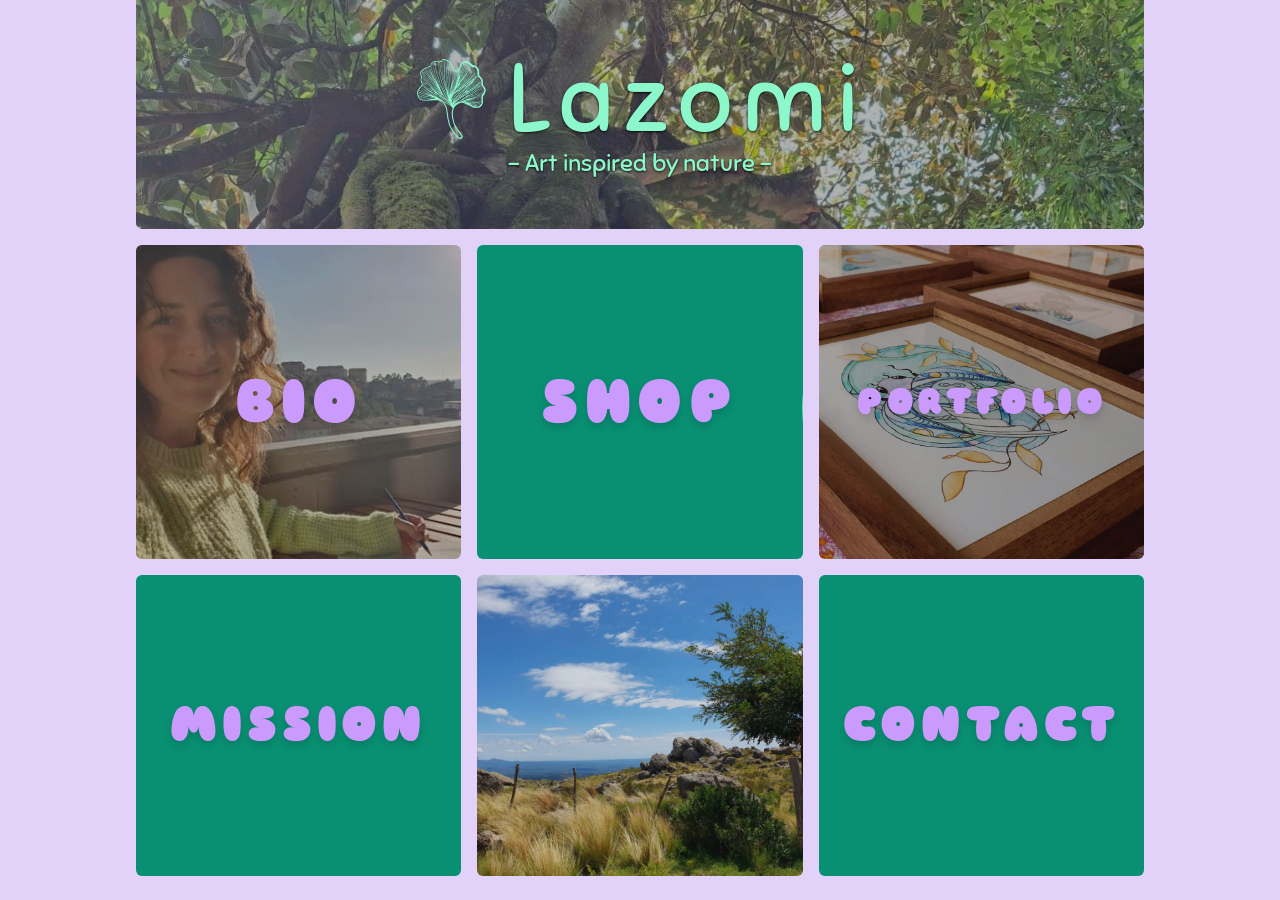
<file: index.html>
<!doctype html>
<html lang="en">
    <head>
        <meta charset="utf-8" />
        <meta name="viewport" content="width=device-width, initial-scale=1" />
        <title>Welcome | Lazomi</title>

        <link rel="canonical" href="https:&#x2F;&#x2F;lazomi.studio&#x2F;index.html" />
        <meta
            name="description"
            content="Lazomi is an artist based in Coimbra, Portugal. Creates embroidered tshirts, paintings, acquarel."
        />
        <!-- Open Graph -->
        <meta property="og:title" content="Welcome" />
        <meta
            property="og:url"
            content="https://lazomi.studio&#x2F;index.html"
        />
        <meta property="og:site_name" content="Lazomi" />
        <meta
            property="og:type"
            content="website"
        />
        <link rel="icon" type="image/svg+xml" href="logo-sm.svg">
        
        <meta property="og:description" content="Lazomi is an artist based in Coimbra, Portugal. Creates embroidered tshirts, paintings, acquarel." />
        
        <!-- FONTS -->
        <link rel="preconnect" href="https://fonts.bunny.net">
        <link href="https://fonts.bunny.net/css?family=sniglet:400,800" rel="stylesheet" />

        <!-- STYLES -->
        <link rel="stylesheet" href="./style.css" />
    </head>
    <body>
        <script>
// Check the URL for the debug query parameter
const urlParams = new URLSearchParams(window.location.search);

if (urlParams.get('debug') === 'true') {
  // Create a wrapper container so moving from button to tooltip keeps it open
  const container = document.createElement('div');
  Object.assign(container.style, {
    position: 'fixed',
    bottom: '20px',
    right: '20px',
    zIndex: '9999',
    display: 'flex',
    flexDirection: 'column',
    alignItems: 'flex-end', // Aligns both to the right
    gap: '10px'
  });
  document.documentElement.appendChild(container);

  // Create the floating tooltip
  const tooltip = document.createElement('div');
  Object.assign(tooltip.style, {
    padding: '12px',
    backgroundColor: '#0f172a',
    color: '#a7f3d0',
    fontFamily: 'monospace',
    fontSize: '13px',
    borderRadius: '6px',
    whiteSpace: 'pre',
    opacity: '0',
    transform: 'translateY(10px)',
    transition: 'opacity 0.2s, transform 0.2s',
    boxShadow: '0 4px 6px rgba(0,0,0,0.3)',
    pointerEvents: 'none' // Hidden by default so it doesn't block clicks when invisible
  });

  // Append tooltip to the page
  container.appendChild(tooltip);

  // Create the button element
  const colorButton = document.createElement('button');
  colorButton.textContent = 'Randomize Colors';
  Object.assign(colorButton.style, {
    padding: '12px 20px',
    backgroundColor: '#1f2937',
    color: '#ffffff',
    border: 'none',
    borderRadius: '8px',
    cursor: 'pointer',
    fontFamily: 'sans-serif',
    fontWeight: 'bold',
    boxShadow: '0 4px 6px rgba(0,0,0,0.1)'
  });
  container.appendChild(colorButton);

  // Helper function to read the current variables and update the tooltip text
  const showTooltip = () => {
    // getComputedStyle gets the actual applied variables, not just inline ones
    const rootStyles = getComputedStyle(document.documentElement);
    const surround = rootStyles.getPropertyValue('--color-surround').trim() || 'not set';
    const box = rootStyles.getPropertyValue('--color-box').trim() || 'not set';
    const boxInner = rootStyles.getPropertyValue('--color-box-inner').trim() || 'not set';
    const anim = rootStyles.getPropertyValue('--color-box-animation').trim() || 'not set';
    const primary = rootStyles.getPropertyValue('--color-primary').trim() || 'not set';
    const secondary = rootStyles.getPropertyValue('--color-secondary').trim() || 'not set';

    tooltip.textContent = `@theme {\n  --color-primary: ${primary};\n  --color-secondary: ${secondary};\n  --color-surround: ${surround};\n  --color-box: ${box};\n  --color-box-inner: ${boxInner};\n  --color-box-animation: ${anim};\n}`;
    tooltip.style.opacity = '1';
    tooltip.style.transform = 'translateY(0)';
    tooltip.style.pointerEvents = 'auto';
  };

  const hideTooltip = () => {
    tooltip.style.opacity = '0';
    tooltip.style.transform = 'translateY(10px)';
    tooltip.style.pointerEvents = 'none';
  };
  // Desktop Hover Events
  container.addEventListener('mouseenter', showTooltip);
  container.addEventListener('mouseleave', hideTooltip);

  // Mobile "Tap Out" Event
  // Listens for taps anywhere on the document. If the tap is NOT inside our container, hide it.
  document.addEventListener('touchstart', (e) => {
    if (!container.contains(e.target)) {
      hideTooltip();
    }
  });

  // Helper function to generate a random hex color
  const getRandomHexColor = () => {
    return '#' + Math.floor(Math.random() * 16777215).toString(16).padStart(6, '0');
  };

  // Helper to generate HSL colors with specific lightness boundaries
  const getRandomHsl = (minLightness, maxLightness) => {
    const h = Math.floor(Math.random() * 360); // Hue: 0 to 360 (any color)
    const s = Math.floor(Math.random() * 50) + 50; // Saturation: 50% to 100% (keeps them vibrant)
    const l = Math.floor(Math.random() * (maxLightness - minLightness + 1)) + minLightness;

    return `hsl(${h}, ${s}%, ${l}%)`;
  };

  // Getting a random number between two values
  function getRandomArbitrary(min, max) {
    return Math.random() * (max - min) + min;
  }

  // Add the click event listener
  colorButton.addEventListener('click', () => {
    const root = document.documentElement;

    // Randomly decide if the main box should be dark or light
    const isBoxDark = Math.random() > 0.5;
    // Force strict separation in Lightness (L) values
    const boxColor = isBoxDark ? getRandomHsl(10, 35) : getRandomHsl(75, 95);
    const primaryColor = isBoxDark ? getRandomHsl(75, 85) : getRandomHsl(10, 35);
    const innerColor = getRandomHsl(75, 95);

    // Apply the variables
    root.style.setProperty('--color-box', boxColor);
    root.style.setProperty('--color-box-inner', innerColor);
    root.style.setProperty('--color-primary', primaryColor);

    const isSurroundDark = Math.random() > 0.5;
    const surroundColor = isBoxDark ? getRandomHsl(10, 35) : getRandomHsl(75, 95);
    const secondaryColor = isBoxDark ? getRandomHsl(75, 95) : getRandomHsl(10, 35);
    root.style.setProperty('--color-surround', surroundColor);
    root.style.setProperty('--color-secondary', secondaryColor);

    root.style.setProperty('--color-box-animation', getRandomHsl(30, 60));

    // Update the tooltip immediately so you don't have to move the mouse away and back
    showTooltip();
  });
}
</script>

        
<main class="grid grid-rows-1 h-dvh md:pb-4">
    <div
        class="grid grid-cols-1 place-items-stretch w-full mx-auto max-w-5xl h-full"
    >
        <div
            class="grid grid-cols-2 md:grid-cols-3 place-items-stretch gap-4 md:gap-4 items-stretch pr-2 pb-2 pl-2"
        >
            <div class="col-span-2 md:col-span-3 grid place-items-center">
                <div
                    class="relative w-full h-full overflow-hidden group rounded-b-md"
                >
                    <img
                        src="images/lazomi-block-bg.jpg"
                        alt="Background"
                        class="absolute inset-0 object-cover w-full h-full transition-all duration-500 ease-in-out group-hover:grayscale"
                    />
                    <div class="absolute inset-0 bg-black/30"></div>
                    <div
                        class="absolute inset-0 flex items-center justify-center"
                    >
                        <div class="flex flex-col justify-center items-center">
                            <h1
                                class="flex gap-4 items-center text-6xl md:text-8xl font-title text-primary tracking-widest drop-shadow-lg select-none"
                            >
                                <div
                                    class="h-20 w-20 bg-primary mask-[url('logo.svg')] mask-contain mask-no-repeat mask-center text-center"
                                    role="img"
                                    aria-label="Lazomi Logo"
                                ></div>
                                <a
                                    href="./"
                                    class="drop-shadow-[0_1px_1px_rgba(0,0,0,0.8)]"
                                    >Lazomi</a
                                >
                            </h1>
                            <h2
                                class="text-lg md:text-2xl font-title text-primary text-center drop-shadow-[0_1px_1px_rgba(0,0,0,0.8)]"
                            >
                                - Art inspired by nature -
                            </h2>
                        </div>
                    </div>
                </div>
            </div>
            <div
                class="order-1 rounded-md transition hover:scale-105 duration-400 hover:drop-shadow-2xl hover:z-40 active:scale-95"
            >
                <a href="./bio">
                    <div
                        class="relative w-full h-full overflow-hidden group rounded-md"
                    >
                        <img
                            src="images/me1.jpg"
                            alt="Background"
                            class="absolute inset-0 object-cover w-full h-full transition-all duration-500 ease-in-out group-hover:grayscale"
                        />
                        <div class="absolute inset-0 bg-black/30"></div>
                        <div
                            class="absolute inset-0 flex items-center justify-center"
                        >
                            <h2
                                class="text-4xl md:text-6xl font-title font-black text-box-inner tracking-widest drop-shadow-lg select-none"
                            >
                                BIO
                            </h2>
                        </div>
                    </div>
                </a>
            </div>

            <div
                class="order-2 bg-box group relative z-0 overflow-hidden overflow-x-hidden rounded-md h-full text-neutral-50 transition hover:scale-105 duration-400 hover:drop-shadow-2xl hover:z-40 active:scale-95"
            >
                <a
                    href="https://shop.lazomi.studio"
                    target="_blank"
                    rel="noopener noreferrer"
                    class="w-full"
                >
                    <div class="grid place-items-center h-full z-10">
                        <h2
                            class="text-2xl md:text-6xl font-title font-black text-box-inner tracking-widest drop-shadow-lg select-none z-10"
                        >
                            SHOP
                        </h2>
                    </div>
                    ><span class="absolute inset-0 overflow-hidden rounded-md"
                        ><span
                            class="absolute left-0 aspect-square w-full origin-center md:origin-top-right translate-x-full rounded-full bg-box-animation transition-all duration-500 group-hover:translate-x-0 group-hover:scale-200"
                        ></span
                    ></span>
                </a>
            </div>
            <div
                class="order-6 rounded-md md:order-3 transition hover:scale-105 duration-400 hover:drop-shadow-2xl hover:z-40 active:scale-95"
            >
                <a href="./portfolio">
                    <div
                        class="relative w-full h-full overflow-hidden group rounded-md"
                    >
                        <img
                            src="images/pf-bg.jpg"
                            alt="Background"
                            class="absolute inset-0 object-cover w-full h-full transition-all duration-500 ease-in-out group-hover:grayscale"
                        />
                        <div class="absolute inset-0 bg-black/30"></div>
                        <div
                            class="absolute inset-0 flex items-center justify-center"
                        >
                            <h2
                                class="text-xl md:text-4xl font-title font-black text-box-inner tracking-widest drop-shadow-lg select-none"
                            >
                                PORTFOLIO
                            </h2>
                        </div>
                    </div>
                </a>
            </div>
            <div
                class="order-4 bg-box group relative z-0 overflow-hidden overflow-x-hidden rounded-md h-full text-neutral-50 transition hover:scale-105 duration-200 hover:drop-shadow-2xl hover:z-20 active:scale-95"
            >
                <a href="./mission" class="w-full">
                    <div class="grid place-items-center h-full z-10">
                        <h2
                            class="text-2xl md:text-5xl font-title font-black text-box-inner tracking-widest drop-shadow-lg select-none z-10"
                        >
                            MISSION
                        </h2>
                    </div>
                    ><span class="absolute inset-0 overflow-hidden rounded-md"
                        ><span
                            class="absolute left-0 aspect-square w-full origin-center md:origin-top-left translate-x-full rounded-full bg-box-animation transition-all duration-500 group-hover:translate-x-0 group-hover:scale-200"
                        ></span
                    ></span>
                </a>
            </div>

            <div class="order-5 rounded-md">
                <div
                    class="relative w-full h-full overflow-hidden group rounded-md"
                >
                    <img
                        src="images/cell-bg.jpg"
                        alt="Background"
                        class="absolute inset-0 object-cover w-full h-full transition-all duration-500 ease-in-out"
                    />
                    <div class="absolute inset-0 bg-black/10"></div>
                </div>
            </div>

            <div
                class="order-6 bg-box group relative z-0 overflow-hidden overflow-x-hidden rounded-md h-full text-neutral-50 transition hover:scale-105 duration-400 hover:drop-shadow-2xl hover:z-40 active:scale-95"
            >
                <a href="https://shop.lazomi.studio/pages/contact" class="w-full">
                    <div class="grid place-items-center h-full z-10">
                        <h2
                            class="text-2xl md:text-5xl font-title font-black text-box-inner tracking-widest drop-shadow-lg select-none z-10"
                        >
                            CONTACT
                        </h2>
                    </div>
                    ><span class="absolute inset-0 overflow-hidden rounded-md"
                        ><span
                            class="absolute left-0 aspect-square w-full origin-center md:origin-bottom-right translate-x-full rounded-full bg-box-animation transition-all duration-500 group-hover:translate-x-0 group-hover:scale-200"
                        ></span
                    ></span>
                </a>
            </div>
        </div>
    </div>
</main>

        <script src="slideshow.js" defer></script>
    </body>
</html>
</file>
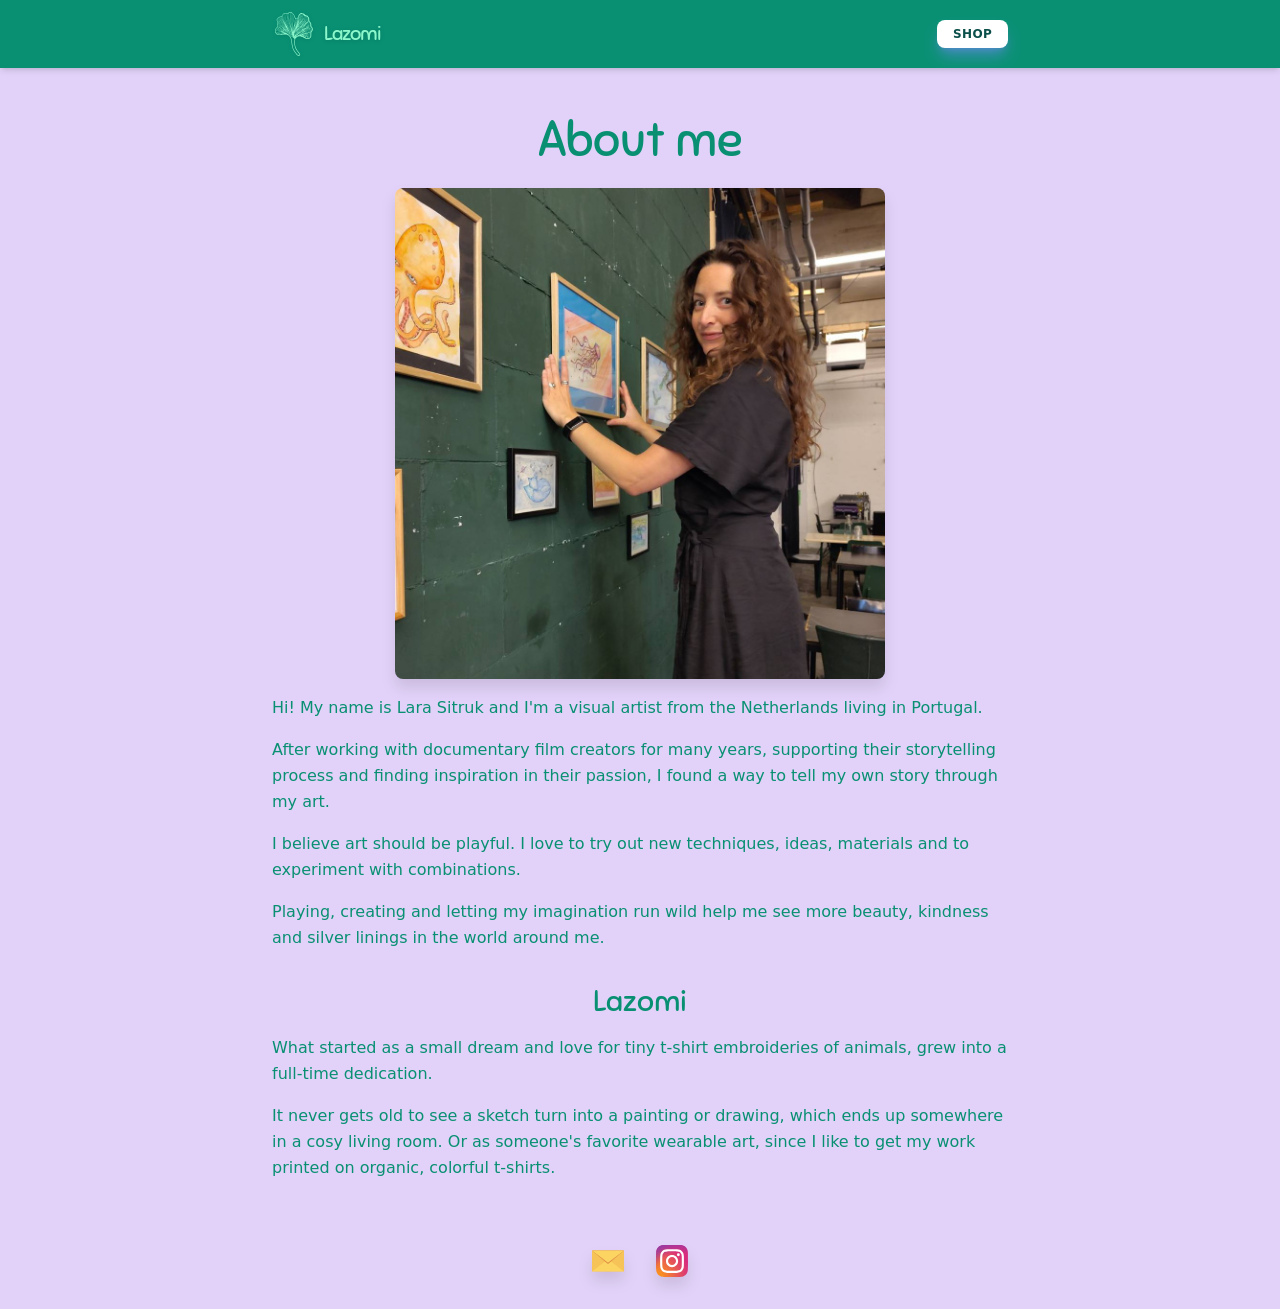
<file: bio.html>
<!doctype html>
<html lang="en">
    <head>
        <meta charset="utf-8" />
        <meta name="viewport" content="width=device-width, initial-scale=1" />
        <title>About me | Lazomi</title>

        <link rel="canonical" href="https:&#x2F;&#x2F;lazomi.studio&#x2F;bio.html" />
        <meta
            name="description"
            content="Lazomi is an artist based in Coimbra, Portugal. Creates embroidered tshirts, paintings, acquarel."
        />
        <!-- Open Graph -->
        <meta property="og:title" content="About me" />
        <meta
            property="og:url"
            content="https://lazomi.studio&#x2F;bio.html"
        />
        <meta property="og:site_name" content="Lazomi" />
        <meta
            property="og:type"
            content="website"
        />
        <link rel="icon" type="image/svg+xml" href="logo-sm.svg">
        
        <meta property="og:description" content="Lazomi is an artist based in Coimbra, Portugal. Creates embroidered tshirts, paintings, acquarel." />
        
        <!-- FONTS -->
        <link rel="preconnect" href="https://fonts.bunny.net">
        <link href="https://fonts.bunny.net/css?family=sniglet:400,800" rel="stylesheet" />

        <!-- STYLES -->
        <link rel="stylesheet" href="./style.css" />
    </head>
    <body>
        <script>
// Check the URL for the debug query parameter
const urlParams = new URLSearchParams(window.location.search);

if (urlParams.get('debug') === 'true') {
  // Create a wrapper container so moving from button to tooltip keeps it open
  const container = document.createElement('div');
  Object.assign(container.style, {
    position: 'fixed',
    bottom: '20px',
    right: '20px',
    zIndex: '9999',
    display: 'flex',
    flexDirection: 'column',
    alignItems: 'flex-end', // Aligns both to the right
    gap: '10px'
  });
  document.documentElement.appendChild(container);

  // Create the floating tooltip
  const tooltip = document.createElement('div');
  Object.assign(tooltip.style, {
    padding: '12px',
    backgroundColor: '#0f172a',
    color: '#a7f3d0',
    fontFamily: 'monospace',
    fontSize: '13px',
    borderRadius: '6px',
    whiteSpace: 'pre',
    opacity: '0',
    transform: 'translateY(10px)',
    transition: 'opacity 0.2s, transform 0.2s',
    boxShadow: '0 4px 6px rgba(0,0,0,0.3)',
    pointerEvents: 'none' // Hidden by default so it doesn't block clicks when invisible
  });

  // Append tooltip to the page
  container.appendChild(tooltip);

  // Create the button element
  const colorButton = document.createElement('button');
  colorButton.textContent = 'Randomize Colors';
  Object.assign(colorButton.style, {
    padding: '12px 20px',
    backgroundColor: '#1f2937',
    color: '#ffffff',
    border: 'none',
    borderRadius: '8px',
    cursor: 'pointer',
    fontFamily: 'sans-serif',
    fontWeight: 'bold',
    boxShadow: '0 4px 6px rgba(0,0,0,0.1)'
  });
  container.appendChild(colorButton);

  // Helper function to read the current variables and update the tooltip text
  const showTooltip = () => {
    // getComputedStyle gets the actual applied variables, not just inline ones
    const rootStyles = getComputedStyle(document.documentElement);
    const surround = rootStyles.getPropertyValue('--color-surround').trim() || 'not set';
    const box = rootStyles.getPropertyValue('--color-box').trim() || 'not set';
    const boxInner = rootStyles.getPropertyValue('--color-box-inner').trim() || 'not set';
    const anim = rootStyles.getPropertyValue('--color-box-animation').trim() || 'not set';
    const primary = rootStyles.getPropertyValue('--color-primary').trim() || 'not set';
    const secondary = rootStyles.getPropertyValue('--color-secondary').trim() || 'not set';

    tooltip.textContent = `@theme {\n  --color-primary: ${primary};\n  --color-secondary: ${secondary};\n  --color-surround: ${surround};\n  --color-box: ${box};\n  --color-box-inner: ${boxInner};\n  --color-box-animation: ${anim};\n}`;
    tooltip.style.opacity = '1';
    tooltip.style.transform = 'translateY(0)';
    tooltip.style.pointerEvents = 'auto';
  };

  const hideTooltip = () => {
    tooltip.style.opacity = '0';
    tooltip.style.transform = 'translateY(10px)';
    tooltip.style.pointerEvents = 'none';
  };
  // Desktop Hover Events
  container.addEventListener('mouseenter', showTooltip);
  container.addEventListener('mouseleave', hideTooltip);

  // Mobile "Tap Out" Event
  // Listens for taps anywhere on the document. If the tap is NOT inside our container, hide it.
  document.addEventListener('touchstart', (e) => {
    if (!container.contains(e.target)) {
      hideTooltip();
    }
  });

  // Helper function to generate a random hex color
  const getRandomHexColor = () => {
    return '#' + Math.floor(Math.random() * 16777215).toString(16).padStart(6, '0');
  };

  // Helper to generate HSL colors with specific lightness boundaries
  const getRandomHsl = (minLightness, maxLightness) => {
    const h = Math.floor(Math.random() * 360); // Hue: 0 to 360 (any color)
    const s = Math.floor(Math.random() * 50) + 50; // Saturation: 50% to 100% (keeps them vibrant)
    const l = Math.floor(Math.random() * (maxLightness - minLightness + 1)) + minLightness;

    return `hsl(${h}, ${s}%, ${l}%)`;
  };

  // Getting a random number between two values
  function getRandomArbitrary(min, max) {
    return Math.random() * (max - min) + min;
  }

  // Add the click event listener
  colorButton.addEventListener('click', () => {
    const root = document.documentElement;

    // Randomly decide if the main box should be dark or light
    const isBoxDark = Math.random() > 0.5;
    // Force strict separation in Lightness (L) values
    const boxColor = isBoxDark ? getRandomHsl(10, 35) : getRandomHsl(75, 95);
    const primaryColor = isBoxDark ? getRandomHsl(75, 85) : getRandomHsl(10, 35);
    const innerColor = getRandomHsl(75, 95);

    // Apply the variables
    root.style.setProperty('--color-box', boxColor);
    root.style.setProperty('--color-box-inner', innerColor);
    root.style.setProperty('--color-primary', primaryColor);

    const isSurroundDark = Math.random() > 0.5;
    const surroundColor = isBoxDark ? getRandomHsl(10, 35) : getRandomHsl(75, 95);
    const secondaryColor = isBoxDark ? getRandomHsl(75, 95) : getRandomHsl(10, 35);
    root.style.setProperty('--color-surround', surroundColor);
    root.style.setProperty('--color-secondary', secondaryColor);

    root.style.setProperty('--color-box-animation', getRandomHsl(30, 60));

    // Update the tooltip immediately so you don't have to move the mouse away and back
    showTooltip();
  });
}
</script>

         <header class="topbar">
    <div class="topbar-content">
        <a
            href="./"
            class="brand drop-shadow-sm flex gap-2 items-center"
        >
            <div
                class="h-11 w-11 bg-primary mask-[url('logo.svg')] mask-contain mask-no-repeat mask-center"
                role="img"
                aria-label="Lazomi Logo"
            ></div>
            Lazomi
        </a>
        <div class="topbar-nav">
            <a
                href="https://shop.lazomi.studio"
                target="_blank"
                rel="noopener noreferrer"
                class="btn-shop relative transition-all duration-300"
            >
                <span class="relative z-10 tracking-wide">shop</span>

                <!-- Multi-colored Smaller Bubbles Around the Perimeter -->
                <span
                    class="bubble z-40 b-left-1 absolute rounded-full bg-pink-400/50 pointer-events-none opacity-0"
                ></span>
                <span
                    class="bubble z-40 b-top-1 absolute rounded-full bg-yellow-300/50 pointer-events-none opacity-0"
                ></span>
                <span
                    class="bubble z-40 b-right-1 absolute rounded-full bg-green-400/50 pointer-events-none opacity-0"
                ></span>
                <span
                    class="bubble z-40 b-bottom-1 absolute rounded-full bg-cyan-300/50 pointer-events-none opacity-0"
                ></span>

                <span
                    class="bubble z-40 b-left-2 absolute rounded-full bg-purple-300/50 pointer-events-none opacity-0"
                ></span>
                <span
                    class="bubble z-40 b-top-2 absolute rounded-full bg-orange-400/50 pointer-events-none opacity-0"
                ></span>
                <span
                    class="bubble z-40 b-right-2 absolute rounded-full bg-red-400/50 pointer-events-none opacity-0"
                ></span>
                <span
                    class="bubble z-40 b-bottom-2 absolute rounded-full bg-emerald-300/50 pointer-events-none opacity-0"
                ></span>
            </a>
        </div>
    </div>
</header>

<link rel="stylesheet" href="./slideshow.min.css" />
<main class="markdown">
    <article>
        <h1>About me</h1>
        <p><img src="/images/me3.jpg" alt="photo of me" /></p>
<p>Hi! My name is Lara Sitruk and I&#39;m a visual artist from the Netherlands living in Portugal.</p>
<p>After working with documentary film creators for many years, supporting their storytelling process and finding inspiration in their passion, I found a way to tell my own story through my art.</p>
<p>I believe art should be playful. I love to try out new techniques, ideas, materials and to experiment with combinations.</p>
<p>Playing, creating and letting my imagination run wild help me see more beauty, kindness and silver linings in the world around me.</p>
<h3 id="lazomi">Lazomi<a class="heading-anchor" href="#lazomi">¶</a></h3>
<p>What started as a small dream and love for tiny t-shirt embroideries of animals, grew into a full-time dedication.</p>
<p>It never gets old to see a sketch turn into a painting or drawing, which ends up somewhere in a cosy living room. Or as someone&#39;s favorite wearable art, since I like to get my work printed on organic, colorful t-shirts.</p>

    </article>
</main>
<footer class="pt-4"><div class="flex flex-wrap gap-8 w-full justify-center my-8">
    <a
        href="mailto:lazomicreative@gmail.com"
        class="inline-block"
        target="_blank"
        rel="noopener noreferrer"
    >
        <img
            src="./logo-email.svg"
            alt="Email"
            class="w-8 h-8 grayscale-0 opacity-100 drop-shadow-xl hover:grayscale hover:opacity-70 hover:scale-110 transition-all duration-300"
        />
    </a>
    <a
        href="https://instagram.com/lazomicreative"
        class="inline-block"
        target="_blank"
        rel="noopener noreferrer"
    >
        <img
            src="./logo-insta.svg"
            alt="Instagram"
            class="w-8 h-8 grayscale-0 opacity-100 drop-shadow-xl hover:grayscale hover:opacity-70 hover:scale-120 transition-all duration-200"
        />
    </a>
</div>
</footer>

        <script src="slideshow.js" defer></script>
    </body>
</html>
</file>
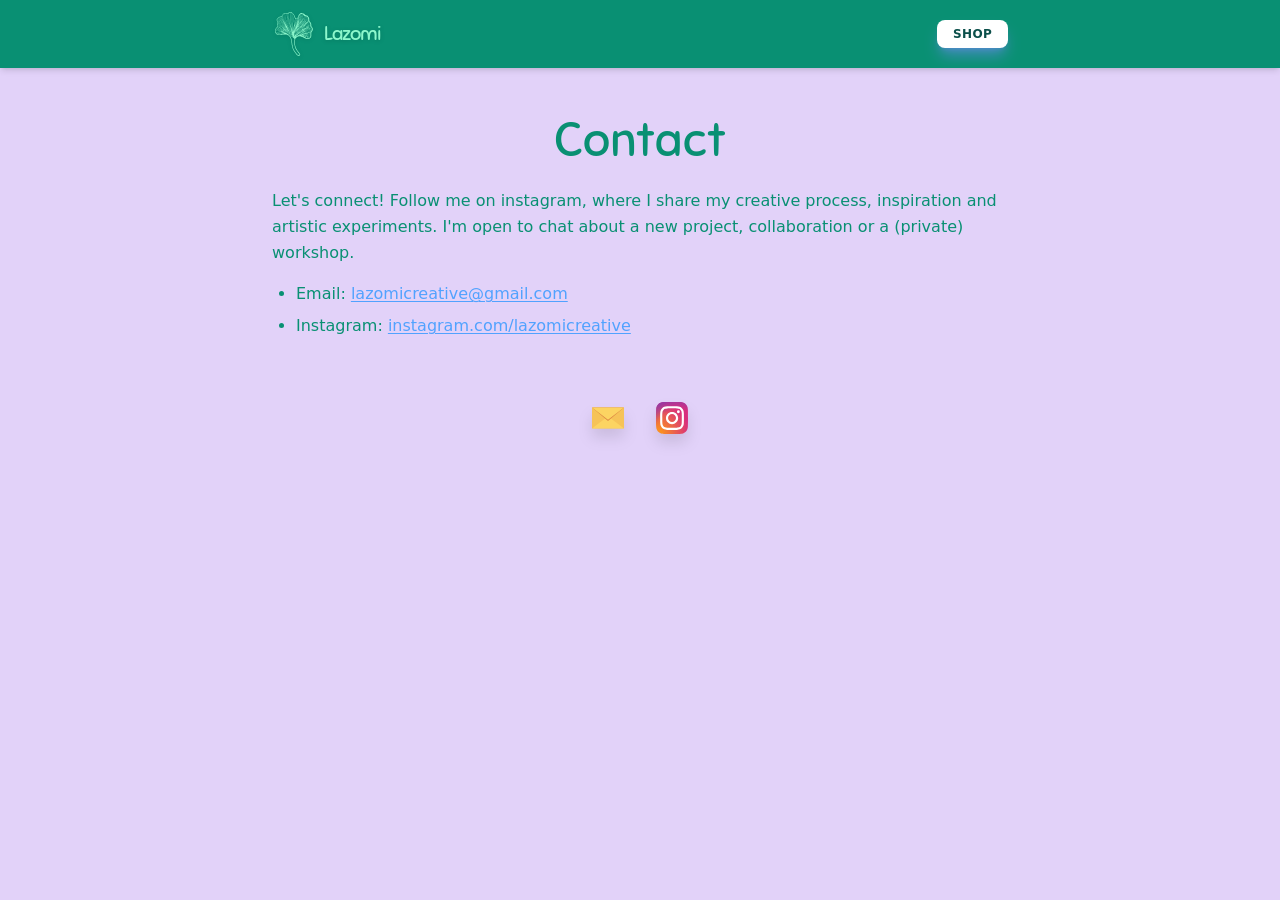
<file: contact.html>
<!doctype html>
<html lang="en">
    <head>
        <meta charset="utf-8" />
        <meta name="viewport" content="width=device-width, initial-scale=1" />
        <title>Contact | Lazomi</title>

        <link rel="canonical" href="https:&#x2F;&#x2F;lazomi.studio&#x2F;contact.html" />
        <meta
            name="description"
            content="Lazomi is an artist based in Coimbra, Portugal. Creates embroidered tshirts, paintings, acquarel."
        />
        <!-- Open Graph -->
        <meta property="og:title" content="Contact" />
        <meta
            property="og:url"
            content="https://lazomi.studio&#x2F;contact.html"
        />
        <meta property="og:site_name" content="Lazomi" />
        <meta
            property="og:type"
            content="website"
        />
        <link rel="icon" type="image/svg+xml" href="logo-sm.svg">
        
        <meta property="og:description" content="Lazomi is an artist based in Coimbra, Portugal. Creates embroidered tshirts, paintings, acquarel." />
        
        <!-- FONTS -->
        <link rel="preconnect" href="https://fonts.bunny.net">
        <link href="https://fonts.bunny.net/css?family=sniglet:400,800" rel="stylesheet" />

        <!-- STYLES -->
        <link rel="stylesheet" href="./style.css" />
    </head>
    <body>
        <script>
// Check the URL for the debug query parameter
const urlParams = new URLSearchParams(window.location.search);

if (urlParams.get('debug') === 'true') {
  // Create a wrapper container so moving from button to tooltip keeps it open
  const container = document.createElement('div');
  Object.assign(container.style, {
    position: 'fixed',
    bottom: '20px',
    right: '20px',
    zIndex: '9999',
    display: 'flex',
    flexDirection: 'column',
    alignItems: 'flex-end', // Aligns both to the right
    gap: '10px'
  });
  document.documentElement.appendChild(container);

  // Create the floating tooltip
  const tooltip = document.createElement('div');
  Object.assign(tooltip.style, {
    padding: '12px',
    backgroundColor: '#0f172a',
    color: '#a7f3d0',
    fontFamily: 'monospace',
    fontSize: '13px',
    borderRadius: '6px',
    whiteSpace: 'pre',
    opacity: '0',
    transform: 'translateY(10px)',
    transition: 'opacity 0.2s, transform 0.2s',
    boxShadow: '0 4px 6px rgba(0,0,0,0.3)',
    pointerEvents: 'none' // Hidden by default so it doesn't block clicks when invisible
  });

  // Append tooltip to the page
  container.appendChild(tooltip);

  // Create the button element
  const colorButton = document.createElement('button');
  colorButton.textContent = 'Randomize Colors';
  Object.assign(colorButton.style, {
    padding: '12px 20px',
    backgroundColor: '#1f2937',
    color: '#ffffff',
    border: 'none',
    borderRadius: '8px',
    cursor: 'pointer',
    fontFamily: 'sans-serif',
    fontWeight: 'bold',
    boxShadow: '0 4px 6px rgba(0,0,0,0.1)'
  });
  container.appendChild(colorButton);

  // Helper function to read the current variables and update the tooltip text
  const showTooltip = () => {
    // getComputedStyle gets the actual applied variables, not just inline ones
    const rootStyles = getComputedStyle(document.documentElement);
    const surround = rootStyles.getPropertyValue('--color-surround').trim() || 'not set';
    const box = rootStyles.getPropertyValue('--color-box').trim() || 'not set';
    const boxInner = rootStyles.getPropertyValue('--color-box-inner').trim() || 'not set';
    const anim = rootStyles.getPropertyValue('--color-box-animation').trim() || 'not set';
    const primary = rootStyles.getPropertyValue('--color-primary').trim() || 'not set';
    const secondary = rootStyles.getPropertyValue('--color-secondary').trim() || 'not set';

    tooltip.textContent = `@theme {\n  --color-primary: ${primary};\n  --color-secondary: ${secondary};\n  --color-surround: ${surround};\n  --color-box: ${box};\n  --color-box-inner: ${boxInner};\n  --color-box-animation: ${anim};\n}`;
    tooltip.style.opacity = '1';
    tooltip.style.transform = 'translateY(0)';
    tooltip.style.pointerEvents = 'auto';
  };

  const hideTooltip = () => {
    tooltip.style.opacity = '0';
    tooltip.style.transform = 'translateY(10px)';
    tooltip.style.pointerEvents = 'none';
  };
  // Desktop Hover Events
  container.addEventListener('mouseenter', showTooltip);
  container.addEventListener('mouseleave', hideTooltip);

  // Mobile "Tap Out" Event
  // Listens for taps anywhere on the document. If the tap is NOT inside our container, hide it.
  document.addEventListener('touchstart', (e) => {
    if (!container.contains(e.target)) {
      hideTooltip();
    }
  });

  // Helper function to generate a random hex color
  const getRandomHexColor = () => {
    return '#' + Math.floor(Math.random() * 16777215).toString(16).padStart(6, '0');
  };

  // Helper to generate HSL colors with specific lightness boundaries
  const getRandomHsl = (minLightness, maxLightness) => {
    const h = Math.floor(Math.random() * 360); // Hue: 0 to 360 (any color)
    const s = Math.floor(Math.random() * 50) + 50; // Saturation: 50% to 100% (keeps them vibrant)
    const l = Math.floor(Math.random() * (maxLightness - minLightness + 1)) + minLightness;

    return `hsl(${h}, ${s}%, ${l}%)`;
  };

  // Getting a random number between two values
  function getRandomArbitrary(min, max) {
    return Math.random() * (max - min) + min;
  }

  // Add the click event listener
  colorButton.addEventListener('click', () => {
    const root = document.documentElement;

    // Randomly decide if the main box should be dark or light
    const isBoxDark = Math.random() > 0.5;
    // Force strict separation in Lightness (L) values
    const boxColor = isBoxDark ? getRandomHsl(10, 35) : getRandomHsl(75, 95);
    const primaryColor = isBoxDark ? getRandomHsl(75, 85) : getRandomHsl(10, 35);
    const innerColor = getRandomHsl(75, 95);

    // Apply the variables
    root.style.setProperty('--color-box', boxColor);
    root.style.setProperty('--color-box-inner', innerColor);
    root.style.setProperty('--color-primary', primaryColor);

    const isSurroundDark = Math.random() > 0.5;
    const surroundColor = isBoxDark ? getRandomHsl(10, 35) : getRandomHsl(75, 95);
    const secondaryColor = isBoxDark ? getRandomHsl(75, 95) : getRandomHsl(10, 35);
    root.style.setProperty('--color-surround', surroundColor);
    root.style.setProperty('--color-secondary', secondaryColor);

    root.style.setProperty('--color-box-animation', getRandomHsl(30, 60));

    // Update the tooltip immediately so you don't have to move the mouse away and back
    showTooltip();
  });
}
</script>

         <header class="topbar">
    <div class="topbar-content">
        <a
            href="./"
            class="brand drop-shadow-sm flex gap-2 items-center"
        >
            <div
                class="h-11 w-11 bg-primary mask-[url('logo.svg')] mask-contain mask-no-repeat mask-center"
                role="img"
                aria-label="Lazomi Logo"
            ></div>
            Lazomi
        </a>
        <div class="topbar-nav">
            <a
                href="https://shop.lazomi.studio"
                target="_blank"
                rel="noopener noreferrer"
                class="btn-shop relative transition-all duration-300"
            >
                <span class="relative z-10 tracking-wide">shop</span>

                <!-- Multi-colored Smaller Bubbles Around the Perimeter -->
                <span
                    class="bubble z-40 b-left-1 absolute rounded-full bg-pink-400/50 pointer-events-none opacity-0"
                ></span>
                <span
                    class="bubble z-40 b-top-1 absolute rounded-full bg-yellow-300/50 pointer-events-none opacity-0"
                ></span>
                <span
                    class="bubble z-40 b-right-1 absolute rounded-full bg-green-400/50 pointer-events-none opacity-0"
                ></span>
                <span
                    class="bubble z-40 b-bottom-1 absolute rounded-full bg-cyan-300/50 pointer-events-none opacity-0"
                ></span>

                <span
                    class="bubble z-40 b-left-2 absolute rounded-full bg-purple-300/50 pointer-events-none opacity-0"
                ></span>
                <span
                    class="bubble z-40 b-top-2 absolute rounded-full bg-orange-400/50 pointer-events-none opacity-0"
                ></span>
                <span
                    class="bubble z-40 b-right-2 absolute rounded-full bg-red-400/50 pointer-events-none opacity-0"
                ></span>
                <span
                    class="bubble z-40 b-bottom-2 absolute rounded-full bg-emerald-300/50 pointer-events-none opacity-0"
                ></span>
            </a>
        </div>
    </div>
</header>

<link rel="stylesheet" href="./slideshow.min.css" />
<main class="markdown">
    <article>
        <h1>Contact</h1>
        <p>Let&#39;s connect!
Follow me on instagram, where I share my creative process, inspiration and artistic experiments.
I&#39;m open to chat about a new project, collaboration or a (private) workshop.</p>
<ul>
<li>Email: <a href="mailto:lazomicreative@gmail.com">lazomicreative@gmail.com</a></li>
<li>Instagram: <a href="https://instagram.com/lazomicreative">instagram.com/lazomicreative</a></li>
</ul>

    </article>
</main>
<footer class="pt-4"><div class="flex flex-wrap gap-8 w-full justify-center my-8">
    <a
        href="mailto:lazomicreative@gmail.com"
        class="inline-block"
        target="_blank"
        rel="noopener noreferrer"
    >
        <img
            src="./logo-email.svg"
            alt="Email"
            class="w-8 h-8 grayscale-0 opacity-100 drop-shadow-xl hover:grayscale hover:opacity-70 hover:scale-110 transition-all duration-300"
        />
    </a>
    <a
        href="https://instagram.com/lazomicreative"
        class="inline-block"
        target="_blank"
        rel="noopener noreferrer"
    >
        <img
            src="./logo-insta.svg"
            alt="Instagram"
            class="w-8 h-8 grayscale-0 opacity-100 drop-shadow-xl hover:grayscale hover:opacity-70 hover:scale-120 transition-all duration-200"
        />
    </a>
</div>
</footer>

        <script src="slideshow.js" defer></script>
    </body>
</html>
</file>
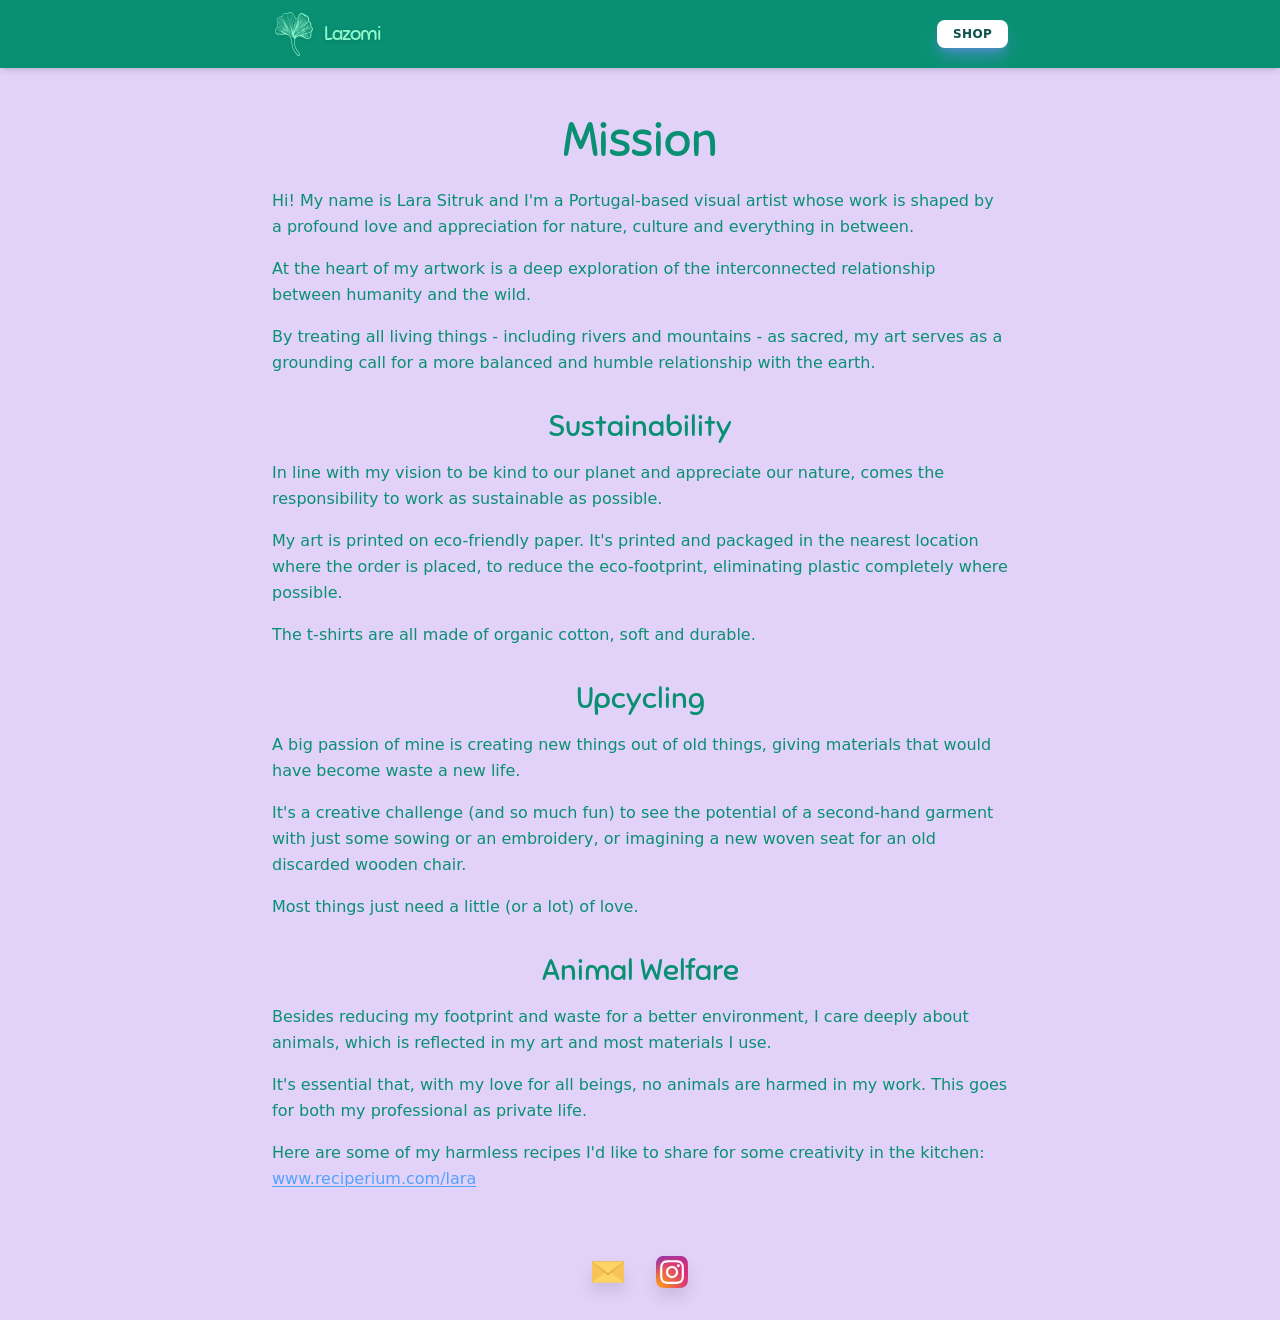
<file: mission.html>
<!doctype html>
<html lang="en">
    <head>
        <meta charset="utf-8" />
        <meta name="viewport" content="width=device-width, initial-scale=1" />
        <title>Mission | Lazomi</title>

        <link rel="canonical" href="https:&#x2F;&#x2F;lazomi.studio&#x2F;mission.html" />
        <meta
            name="description"
            content="Lazomi is an artist based in Coimbra, Portugal. Creates embroidered tshirts, paintings, acquarel."
        />
        <!-- Open Graph -->
        <meta property="og:title" content="Mission" />
        <meta
            property="og:url"
            content="https://lazomi.studio&#x2F;mission.html"
        />
        <meta property="og:site_name" content="Lazomi" />
        <meta
            property="og:type"
            content="website"
        />
        <link rel="icon" type="image/svg+xml" href="logo-sm.svg">
        
        <meta property="og:description" content="Lazomi is an artist based in Coimbra, Portugal. Creates embroidered tshirts, paintings, acquarel." />
        
        <!-- FONTS -->
        <link rel="preconnect" href="https://fonts.bunny.net">
        <link href="https://fonts.bunny.net/css?family=sniglet:400,800" rel="stylesheet" />

        <!-- STYLES -->
        <link rel="stylesheet" href="./style.css" />
    </head>
    <body>
        <script>
// Check the URL for the debug query parameter
const urlParams = new URLSearchParams(window.location.search);

if (urlParams.get('debug') === 'true') {
  // Create a wrapper container so moving from button to tooltip keeps it open
  const container = document.createElement('div');
  Object.assign(container.style, {
    position: 'fixed',
    bottom: '20px',
    right: '20px',
    zIndex: '9999',
    display: 'flex',
    flexDirection: 'column',
    alignItems: 'flex-end', // Aligns both to the right
    gap: '10px'
  });
  document.documentElement.appendChild(container);

  // Create the floating tooltip
  const tooltip = document.createElement('div');
  Object.assign(tooltip.style, {
    padding: '12px',
    backgroundColor: '#0f172a',
    color: '#a7f3d0',
    fontFamily: 'monospace',
    fontSize: '13px',
    borderRadius: '6px',
    whiteSpace: 'pre',
    opacity: '0',
    transform: 'translateY(10px)',
    transition: 'opacity 0.2s, transform 0.2s',
    boxShadow: '0 4px 6px rgba(0,0,0,0.3)',
    pointerEvents: 'none' // Hidden by default so it doesn't block clicks when invisible
  });

  // Append tooltip to the page
  container.appendChild(tooltip);

  // Create the button element
  const colorButton = document.createElement('button');
  colorButton.textContent = 'Randomize Colors';
  Object.assign(colorButton.style, {
    padding: '12px 20px',
    backgroundColor: '#1f2937',
    color: '#ffffff',
    border: 'none',
    borderRadius: '8px',
    cursor: 'pointer',
    fontFamily: 'sans-serif',
    fontWeight: 'bold',
    boxShadow: '0 4px 6px rgba(0,0,0,0.1)'
  });
  container.appendChild(colorButton);

  // Helper function to read the current variables and update the tooltip text
  const showTooltip = () => {
    // getComputedStyle gets the actual applied variables, not just inline ones
    const rootStyles = getComputedStyle(document.documentElement);
    const surround = rootStyles.getPropertyValue('--color-surround').trim() || 'not set';
    const box = rootStyles.getPropertyValue('--color-box').trim() || 'not set';
    const boxInner = rootStyles.getPropertyValue('--color-box-inner').trim() || 'not set';
    const anim = rootStyles.getPropertyValue('--color-box-animation').trim() || 'not set';
    const primary = rootStyles.getPropertyValue('--color-primary').trim() || 'not set';
    const secondary = rootStyles.getPropertyValue('--color-secondary').trim() || 'not set';

    tooltip.textContent = `@theme {\n  --color-primary: ${primary};\n  --color-secondary: ${secondary};\n  --color-surround: ${surround};\n  --color-box: ${box};\n  --color-box-inner: ${boxInner};\n  --color-box-animation: ${anim};\n}`;
    tooltip.style.opacity = '1';
    tooltip.style.transform = 'translateY(0)';
    tooltip.style.pointerEvents = 'auto';
  };

  const hideTooltip = () => {
    tooltip.style.opacity = '0';
    tooltip.style.transform = 'translateY(10px)';
    tooltip.style.pointerEvents = 'none';
  };
  // Desktop Hover Events
  container.addEventListener('mouseenter', showTooltip);
  container.addEventListener('mouseleave', hideTooltip);

  // Mobile "Tap Out" Event
  // Listens for taps anywhere on the document. If the tap is NOT inside our container, hide it.
  document.addEventListener('touchstart', (e) => {
    if (!container.contains(e.target)) {
      hideTooltip();
    }
  });

  // Helper function to generate a random hex color
  const getRandomHexColor = () => {
    return '#' + Math.floor(Math.random() * 16777215).toString(16).padStart(6, '0');
  };

  // Helper to generate HSL colors with specific lightness boundaries
  const getRandomHsl = (minLightness, maxLightness) => {
    const h = Math.floor(Math.random() * 360); // Hue: 0 to 360 (any color)
    const s = Math.floor(Math.random() * 50) + 50; // Saturation: 50% to 100% (keeps them vibrant)
    const l = Math.floor(Math.random() * (maxLightness - minLightness + 1)) + minLightness;

    return `hsl(${h}, ${s}%, ${l}%)`;
  };

  // Getting a random number between two values
  function getRandomArbitrary(min, max) {
    return Math.random() * (max - min) + min;
  }

  // Add the click event listener
  colorButton.addEventListener('click', () => {
    const root = document.documentElement;

    // Randomly decide if the main box should be dark or light
    const isBoxDark = Math.random() > 0.5;
    // Force strict separation in Lightness (L) values
    const boxColor = isBoxDark ? getRandomHsl(10, 35) : getRandomHsl(75, 95);
    const primaryColor = isBoxDark ? getRandomHsl(75, 85) : getRandomHsl(10, 35);
    const innerColor = getRandomHsl(75, 95);

    // Apply the variables
    root.style.setProperty('--color-box', boxColor);
    root.style.setProperty('--color-box-inner', innerColor);
    root.style.setProperty('--color-primary', primaryColor);

    const isSurroundDark = Math.random() > 0.5;
    const surroundColor = isBoxDark ? getRandomHsl(10, 35) : getRandomHsl(75, 95);
    const secondaryColor = isBoxDark ? getRandomHsl(75, 95) : getRandomHsl(10, 35);
    root.style.setProperty('--color-surround', surroundColor);
    root.style.setProperty('--color-secondary', secondaryColor);

    root.style.setProperty('--color-box-animation', getRandomHsl(30, 60));

    // Update the tooltip immediately so you don't have to move the mouse away and back
    showTooltip();
  });
}
</script>

         <header class="topbar">
    <div class="topbar-content">
        <a
            href="./"
            class="brand drop-shadow-sm flex gap-2 items-center"
        >
            <div
                class="h-11 w-11 bg-primary mask-[url('logo.svg')] mask-contain mask-no-repeat mask-center"
                role="img"
                aria-label="Lazomi Logo"
            ></div>
            Lazomi
        </a>
        <div class="topbar-nav">
            <a
                href="https://shop.lazomi.studio"
                target="_blank"
                rel="noopener noreferrer"
                class="btn-shop relative transition-all duration-300"
            >
                <span class="relative z-10 tracking-wide">shop</span>

                <!-- Multi-colored Smaller Bubbles Around the Perimeter -->
                <span
                    class="bubble z-40 b-left-1 absolute rounded-full bg-pink-400/50 pointer-events-none opacity-0"
                ></span>
                <span
                    class="bubble z-40 b-top-1 absolute rounded-full bg-yellow-300/50 pointer-events-none opacity-0"
                ></span>
                <span
                    class="bubble z-40 b-right-1 absolute rounded-full bg-green-400/50 pointer-events-none opacity-0"
                ></span>
                <span
                    class="bubble z-40 b-bottom-1 absolute rounded-full bg-cyan-300/50 pointer-events-none opacity-0"
                ></span>

                <span
                    class="bubble z-40 b-left-2 absolute rounded-full bg-purple-300/50 pointer-events-none opacity-0"
                ></span>
                <span
                    class="bubble z-40 b-top-2 absolute rounded-full bg-orange-400/50 pointer-events-none opacity-0"
                ></span>
                <span
                    class="bubble z-40 b-right-2 absolute rounded-full bg-red-400/50 pointer-events-none opacity-0"
                ></span>
                <span
                    class="bubble z-40 b-bottom-2 absolute rounded-full bg-emerald-300/50 pointer-events-none opacity-0"
                ></span>
            </a>
        </div>
    </div>
</header>

<link rel="stylesheet" href="./slideshow.min.css" />
<main class="markdown">
    <article>
        <h1>Mission</h1>
        <p>Hi! My name is Lara Sitruk and I&#39;m a Portugal-based visual artist whose work is shaped by a profound love and appreciation for nature, culture and everything in between.</p>
<p>At the heart of my artwork is a deep exploration of the interconnected relationship between humanity and the wild.</p>
<p>By treating all living things - including rivers and mountains - as sacred, my art serves as a grounding call for a more balanced and humble relationship with the earth.</p>
<h3 id="sustainability">Sustainability<a class="heading-anchor" href="#sustainability">¶</a></h3>
<p>In line with my vision to be kind to our planet and appreciate our nature, comes the responsibility to work as sustainable as possible.</p>
<p>My art is printed on eco-friendly paper. It&#39;s printed and packaged in the nearest location where the order is placed, to reduce the eco-footprint, eliminating plastic completely where possible.</p>
<p>The t-shirts are all made of organic cotton, soft and durable.</p>
<h3 id="upcycling">Upcycling<a class="heading-anchor" href="#upcycling">¶</a></h3>
<p>A big passion of mine is creating new things out of old things, giving materials that would have become waste a new life.</p>
<p>It&#39;s a creative challenge (and so much fun) to see the potential of a second-hand garment with just some sowing or an embroidery, or imagining a new woven seat for an old discarded wooden chair.</p>
<p>Most things just need a little (or a lot) of love.</p>
<h3 id="animal-welfare">Animal Welfare<a class="heading-anchor" href="#animal-welfare">¶</a></h3>
<p>Besides reducing my footprint and waste for a better environment, I care deeply about animals, which is reflected in my art and most materials I use.</p>
<p>It&#39;s essential that, with my love for all beings, no animals are harmed in my work.
This goes for both my professional as private life.</p>
<p>Here are some of my harmless recipes I&#39;d like to share for some creativity in the kitchen:
<a href="https://www.reciperium.com/lara">www.reciperium.com/lara</a></p>

    </article>
</main>
<footer class="pt-4"><div class="flex flex-wrap gap-8 w-full justify-center my-8">
    <a
        href="mailto:lazomicreative@gmail.com"
        class="inline-block"
        target="_blank"
        rel="noopener noreferrer"
    >
        <img
            src="./logo-email.svg"
            alt="Email"
            class="w-8 h-8 grayscale-0 opacity-100 drop-shadow-xl hover:grayscale hover:opacity-70 hover:scale-110 transition-all duration-300"
        />
    </a>
    <a
        href="https://instagram.com/lazomicreative"
        class="inline-block"
        target="_blank"
        rel="noopener noreferrer"
    >
        <img
            src="./logo-insta.svg"
            alt="Instagram"
            class="w-8 h-8 grayscale-0 opacity-100 drop-shadow-xl hover:grayscale hover:opacity-70 hover:scale-120 transition-all duration-200"
        />
    </a>
</div>
</footer>

        <script src="slideshow.js" defer></script>
    </body>
</html>
</file>
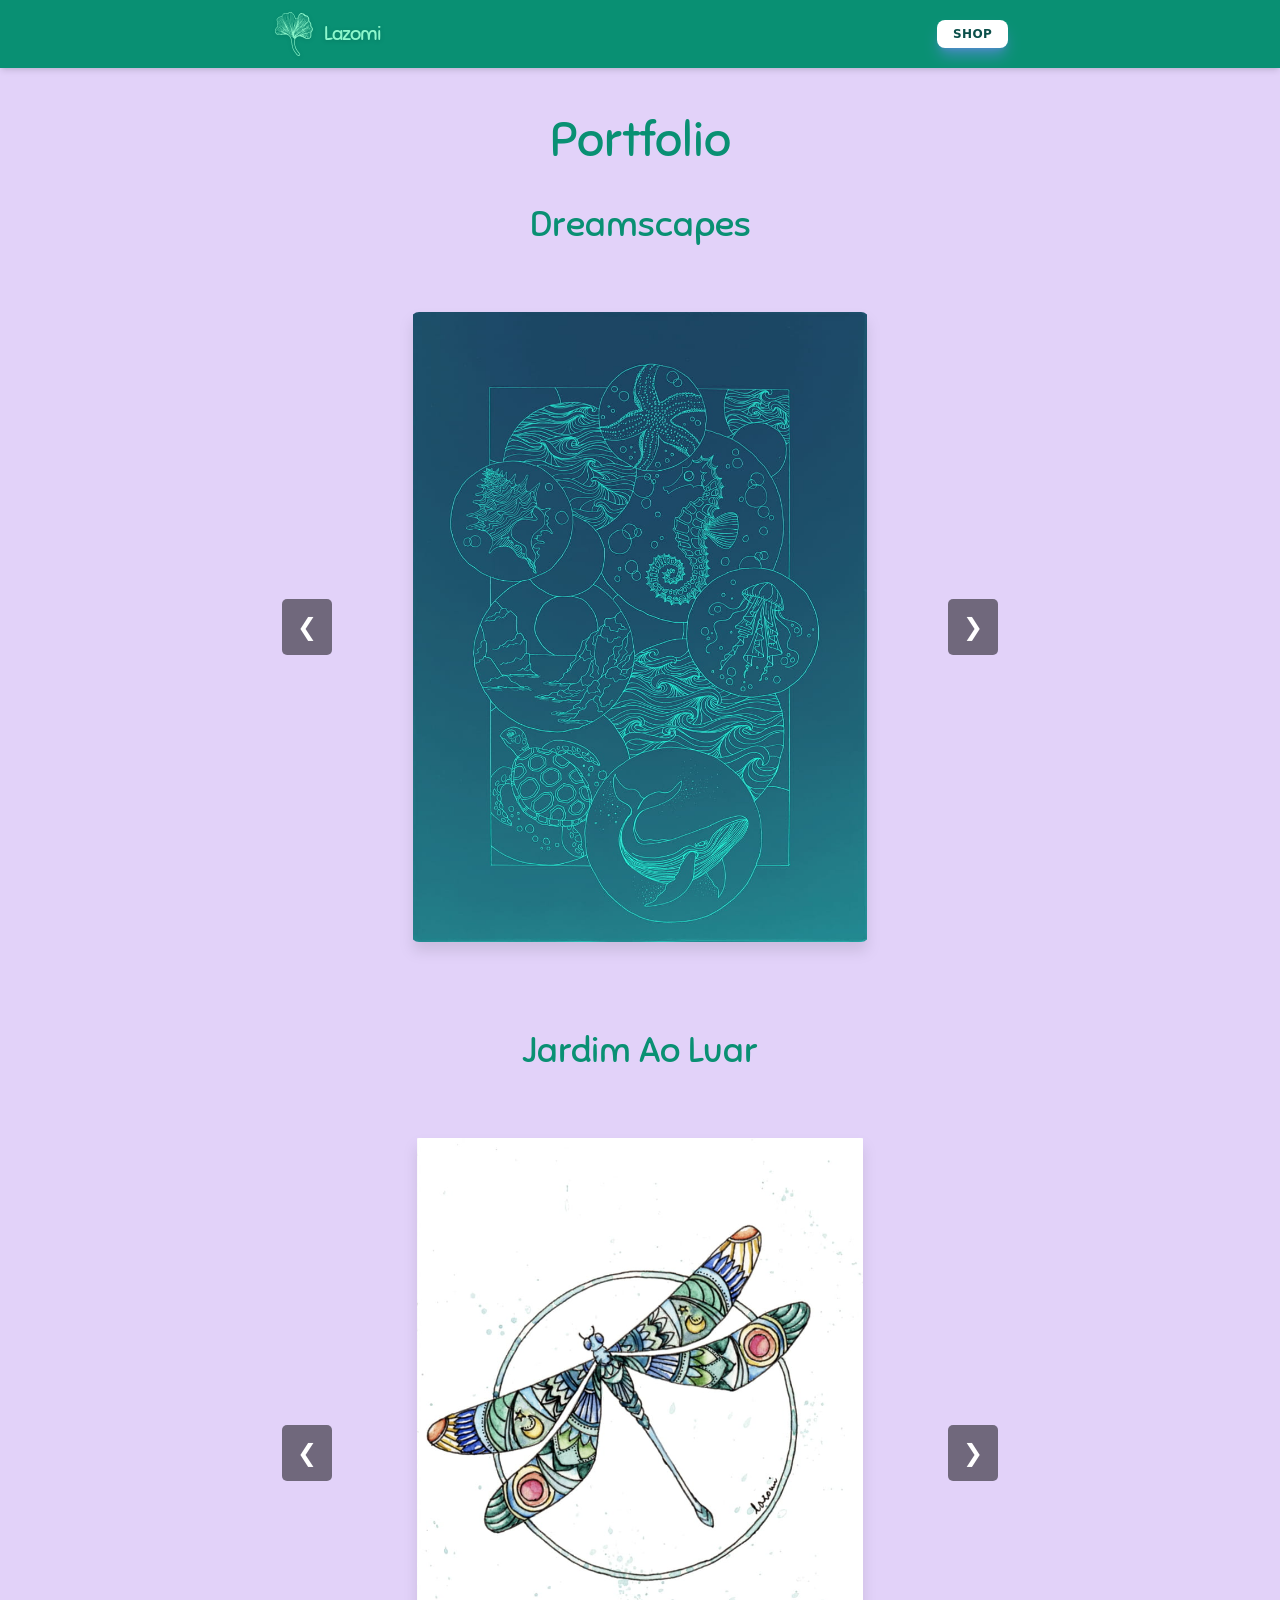
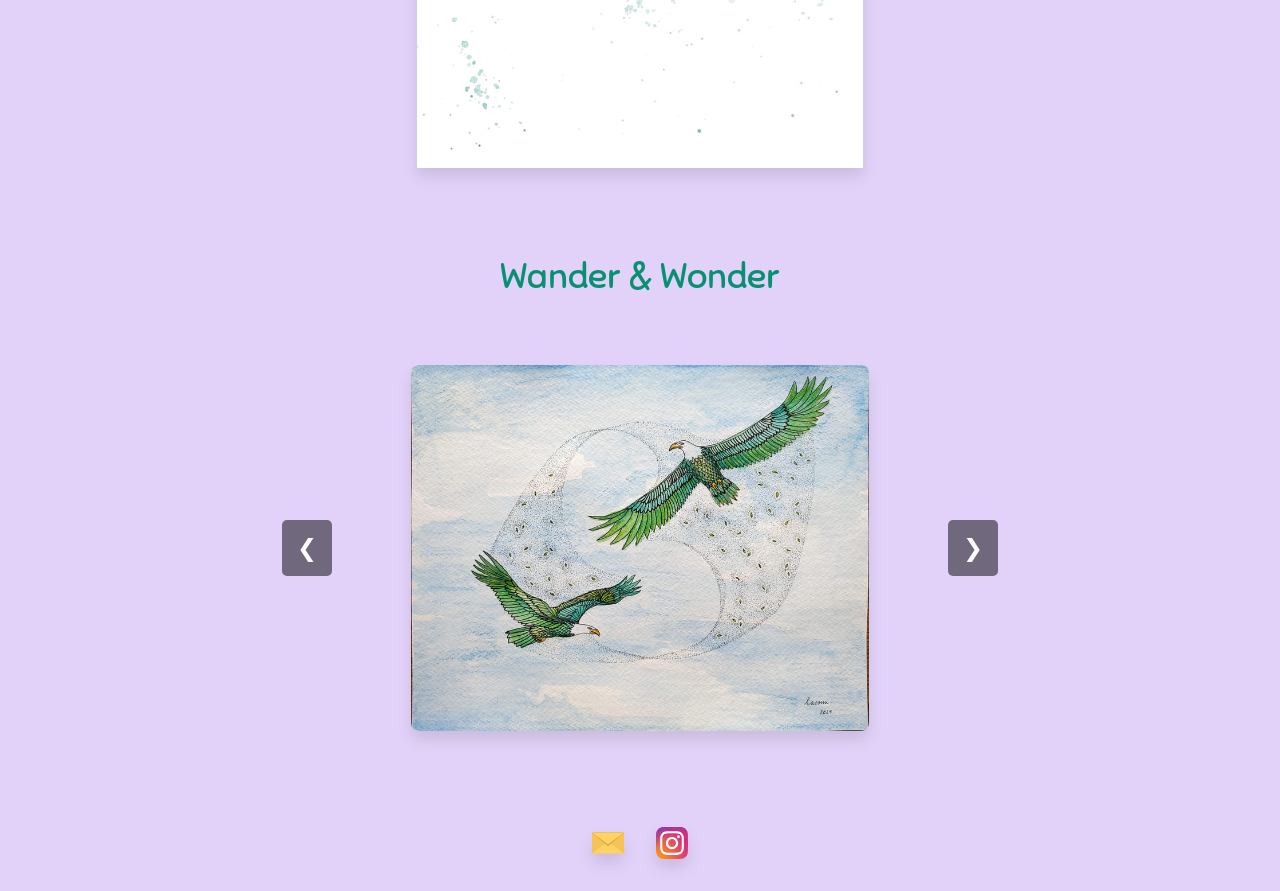
<file: portfolio.html>
<!doctype html>
<html lang="en">
    <head>
        <meta charset="utf-8" />
        <meta name="viewport" content="width=device-width, initial-scale=1" />
        <title>Portfolio | Lazomi</title>

        <link rel="canonical" href="https:&#x2F;&#x2F;lazomi.studio&#x2F;portfolio.html" />
        <meta
            name="description"
            content="Lazomi is an artist based in Coimbra, Portugal. Creates embroidered tshirts, paintings, acquarel. This is her portfolio"
        />
        <!-- Open Graph -->
        <meta property="og:title" content="Portfolio" />
        <meta
            property="og:url"
            content="https://lazomi.studio&#x2F;portfolio.html"
        />
        <meta property="og:site_name" content="Lazomi" />
        <meta
            property="og:type"
            content="website"
        />
        <link rel="icon" type="image/svg+xml" href="logo-sm.svg">
        
        <meta property="og:description" content="Lazomi is an artist based in Coimbra, Portugal. Creates embroidered tshirts, paintings, acquarel. This is her portfolio" />
        
        <!-- FONTS -->
        <link rel="preconnect" href="https://fonts.bunny.net">
        <link href="https://fonts.bunny.net/css?family=sniglet:400,800" rel="stylesheet" />

        <!-- STYLES -->
        <link rel="stylesheet" href="./style.css" />
    </head>
    <body>
        <script>
// Check the URL for the debug query parameter
const urlParams = new URLSearchParams(window.location.search);

if (urlParams.get('debug') === 'true') {
  // Create a wrapper container so moving from button to tooltip keeps it open
  const container = document.createElement('div');
  Object.assign(container.style, {
    position: 'fixed',
    bottom: '20px',
    right: '20px',
    zIndex: '9999',
    display: 'flex',
    flexDirection: 'column',
    alignItems: 'flex-end', // Aligns both to the right
    gap: '10px'
  });
  document.documentElement.appendChild(container);

  // Create the floating tooltip
  const tooltip = document.createElement('div');
  Object.assign(tooltip.style, {
    padding: '12px',
    backgroundColor: '#0f172a',
    color: '#a7f3d0',
    fontFamily: 'monospace',
    fontSize: '13px',
    borderRadius: '6px',
    whiteSpace: 'pre',
    opacity: '0',
    transform: 'translateY(10px)',
    transition: 'opacity 0.2s, transform 0.2s',
    boxShadow: '0 4px 6px rgba(0,0,0,0.3)',
    pointerEvents: 'none' // Hidden by default so it doesn't block clicks when invisible
  });

  // Append tooltip to the page
  container.appendChild(tooltip);

  // Create the button element
  const colorButton = document.createElement('button');
  colorButton.textContent = 'Randomize Colors';
  Object.assign(colorButton.style, {
    padding: '12px 20px',
    backgroundColor: '#1f2937',
    color: '#ffffff',
    border: 'none',
    borderRadius: '8px',
    cursor: 'pointer',
    fontFamily: 'sans-serif',
    fontWeight: 'bold',
    boxShadow: '0 4px 6px rgba(0,0,0,0.1)'
  });
  container.appendChild(colorButton);

  // Helper function to read the current variables and update the tooltip text
  const showTooltip = () => {
    // getComputedStyle gets the actual applied variables, not just inline ones
    const rootStyles = getComputedStyle(document.documentElement);
    const surround = rootStyles.getPropertyValue('--color-surround').trim() || 'not set';
    const box = rootStyles.getPropertyValue('--color-box').trim() || 'not set';
    const boxInner = rootStyles.getPropertyValue('--color-box-inner').trim() || 'not set';
    const anim = rootStyles.getPropertyValue('--color-box-animation').trim() || 'not set';
    const primary = rootStyles.getPropertyValue('--color-primary').trim() || 'not set';
    const secondary = rootStyles.getPropertyValue('--color-secondary').trim() || 'not set';

    tooltip.textContent = `@theme {\n  --color-primary: ${primary};\n  --color-secondary: ${secondary};\n  --color-surround: ${surround};\n  --color-box: ${box};\n  --color-box-inner: ${boxInner};\n  --color-box-animation: ${anim};\n}`;
    tooltip.style.opacity = '1';
    tooltip.style.transform = 'translateY(0)';
    tooltip.style.pointerEvents = 'auto';
  };

  const hideTooltip = () => {
    tooltip.style.opacity = '0';
    tooltip.style.transform = 'translateY(10px)';
    tooltip.style.pointerEvents = 'none';
  };
  // Desktop Hover Events
  container.addEventListener('mouseenter', showTooltip);
  container.addEventListener('mouseleave', hideTooltip);

  // Mobile "Tap Out" Event
  // Listens for taps anywhere on the document. If the tap is NOT inside our container, hide it.
  document.addEventListener('touchstart', (e) => {
    if (!container.contains(e.target)) {
      hideTooltip();
    }
  });

  // Helper function to generate a random hex color
  const getRandomHexColor = () => {
    return '#' + Math.floor(Math.random() * 16777215).toString(16).padStart(6, '0');
  };

  // Helper to generate HSL colors with specific lightness boundaries
  const getRandomHsl = (minLightness, maxLightness) => {
    const h = Math.floor(Math.random() * 360); // Hue: 0 to 360 (any color)
    const s = Math.floor(Math.random() * 50) + 50; // Saturation: 50% to 100% (keeps them vibrant)
    const l = Math.floor(Math.random() * (maxLightness - minLightness + 1)) + minLightness;

    return `hsl(${h}, ${s}%, ${l}%)`;
  };

  // Getting a random number between two values
  function getRandomArbitrary(min, max) {
    return Math.random() * (max - min) + min;
  }

  // Add the click event listener
  colorButton.addEventListener('click', () => {
    const root = document.documentElement;

    // Randomly decide if the main box should be dark or light
    const isBoxDark = Math.random() > 0.5;
    // Force strict separation in Lightness (L) values
    const boxColor = isBoxDark ? getRandomHsl(10, 35) : getRandomHsl(75, 95);
    const primaryColor = isBoxDark ? getRandomHsl(75, 85) : getRandomHsl(10, 35);
    const innerColor = getRandomHsl(75, 95);

    // Apply the variables
    root.style.setProperty('--color-box', boxColor);
    root.style.setProperty('--color-box-inner', innerColor);
    root.style.setProperty('--color-primary', primaryColor);

    const isSurroundDark = Math.random() > 0.5;
    const surroundColor = isBoxDark ? getRandomHsl(10, 35) : getRandomHsl(75, 95);
    const secondaryColor = isBoxDark ? getRandomHsl(75, 95) : getRandomHsl(10, 35);
    root.style.setProperty('--color-surround', surroundColor);
    root.style.setProperty('--color-secondary', secondaryColor);

    root.style.setProperty('--color-box-animation', getRandomHsl(30, 60));

    // Update the tooltip immediately so you don't have to move the mouse away and back
    showTooltip();
  });
}
</script>

         <header class="topbar">
    <div class="topbar-content">
        <a
            href="./"
            class="brand drop-shadow-sm flex gap-2 items-center"
        >
            <div
                class="h-11 w-11 bg-primary mask-[url('logo.svg')] mask-contain mask-no-repeat mask-center"
                role="img"
                aria-label="Lazomi Logo"
            ></div>
            Lazomi
        </a>
        <div class="topbar-nav">
            <a
                href="https://shop.lazomi.studio"
                target="_blank"
                rel="noopener noreferrer"
                class="btn-shop relative transition-all duration-300"
            >
                <span class="relative z-10 tracking-wide">shop</span>

                <!-- Multi-colored Smaller Bubbles Around the Perimeter -->
                <span
                    class="bubble z-40 b-left-1 absolute rounded-full bg-pink-400/50 pointer-events-none opacity-0"
                ></span>
                <span
                    class="bubble z-40 b-top-1 absolute rounded-full bg-yellow-300/50 pointer-events-none opacity-0"
                ></span>
                <span
                    class="bubble z-40 b-right-1 absolute rounded-full bg-green-400/50 pointer-events-none opacity-0"
                ></span>
                <span
                    class="bubble z-40 b-bottom-1 absolute rounded-full bg-cyan-300/50 pointer-events-none opacity-0"
                ></span>

                <span
                    class="bubble z-40 b-left-2 absolute rounded-full bg-purple-300/50 pointer-events-none opacity-0"
                ></span>
                <span
                    class="bubble z-40 b-top-2 absolute rounded-full bg-orange-400/50 pointer-events-none opacity-0"
                ></span>
                <span
                    class="bubble z-40 b-right-2 absolute rounded-full bg-red-400/50 pointer-events-none opacity-0"
                ></span>
                <span
                    class="bubble z-40 b-bottom-2 absolute rounded-full bg-emerald-300/50 pointer-events-none opacity-0"
                ></span>
            </a>
        </div>
    </div>
</header>

<link rel="stylesheet" href="./slideshow.min.css" />
<main class="markdown">
    <article>
        <h1>Portfolio</h1>
        <h2 id="dreamscapes">Dreamscapes<a class="heading-anchor" href="#dreamscapes">¶</a></h2>
<div class="slideshow">
<p><img src="/images/portfolio-16.JPG" alt="portfolio image" /></p>
<p><img src="/images/portfolio-5.JPG" alt="portfolio image" /></p>
<p><img src="/images/portfolio-8.JPG" alt="portfolio image" /></p>
<p><img src="/images/portfolio-18.JPG" alt="portfolio image" /></p>
<p><img src="/images/portfolio-20.JPG" alt="portfolio image" /></p>
<p><img src="/images/portfolio-7.JPG" alt="portfolio image" /></p>
</div>
<h2 id="jardim-ao-luar">Jardim Ao Luar<a class="heading-anchor" href="#jardim-ao-luar">¶</a></h2>
<div class="slideshow">
<p><img src="/images/portfolio-10.JPG" alt="portfolio image" /></p>
<p><img src="/images/portfolio-11.JPG" alt="portfolio image" /></p>
<p><img src="/images/portfolio-12.JPG" alt="portfolio image" /></p>
<p><img src="/images/portfolio-13.JPG" alt="portfolio image" /></p>
</div>
<h2 id="wander-wonder">Wander &amp; Wonder<a class="heading-anchor" href="#wander-wonder">¶</a></h2>
<div class="slideshow">
<p><img src="/images/portfolio-1.JPG" alt="portfolio image" /></p>
<p><img src="/images/portfolio-2.JPG" alt="portfolio image" /></p>
<p><img src="/images/portfolio-4.JPG" alt="portfolio image" /></p>
<p><img src="/images/portfolio-6.jpg" alt="portfolio image" /></p>
<p><img src="/images/portfolio-9.jpg" alt="portfolio image" /></p>
<p><img src="/images/portfolio-14.JPG" alt="portfolio image" /></p>
<p><img src="/images/portfolio-19.jpg" alt="portfolio image" /></p>
<p><img src="/images/portfolio-21.JPG" alt="portfolio image" /></p>
</div>

    </article>
</main>
<footer class="pt-4"><div class="flex flex-wrap gap-8 w-full justify-center my-8">
    <a
        href="mailto:lazomicreative@gmail.com"
        class="inline-block"
        target="_blank"
        rel="noopener noreferrer"
    >
        <img
            src="./logo-email.svg"
            alt="Email"
            class="w-8 h-8 grayscale-0 opacity-100 drop-shadow-xl hover:grayscale hover:opacity-70 hover:scale-110 transition-all duration-300"
        />
    </a>
    <a
        href="https://instagram.com/lazomicreative"
        class="inline-block"
        target="_blank"
        rel="noopener noreferrer"
    >
        <img
            src="./logo-insta.svg"
            alt="Instagram"
            class="w-8 h-8 grayscale-0 opacity-100 drop-shadow-xl hover:grayscale hover:opacity-70 hover:scale-120 transition-all duration-200"
        />
    </a>
</div>
</footer>

        <script src="slideshow.js" defer></script>
    </body>
</html>
</file>
<file: style.css>
/*! tailwindcss v4.3.2 | MIT License | https://tailwindcss.com */
@layer properties{@supports (((-webkit-hyphens:none)) and (not (margin-trim:inline))) or ((-moz-orient:inline) and (not (color:rgb(from red r g b)))){*,:before,:after,::backdrop{--tw-translate-x:0;--tw-translate-y:0;--tw-translate-z:0;--tw-rotate-x:initial;--tw-rotate-y:initial;--tw-rotate-z:initial;--tw-skew-x:initial;--tw-skew-y:initial;--tw-border-style:solid;--tw-font-weight:initial;--tw-tracking:initial;--tw-blur:initial;--tw-brightness:initial;--tw-contrast:initial;--tw-grayscale:initial;--tw-hue-rotate:initial;--tw-invert:initial;--tw-opacity:initial;--tw-saturate:initial;--tw-sepia:initial;--tw-drop-shadow:initial;--tw-drop-shadow-color:initial;--tw-drop-shadow-alpha:100%;--tw-drop-shadow-size:initial;--tw-duration:initial;--tw-ease:initial;--tw-scale-x:1;--tw-scale-y:1;--tw-scale-z:1;--tw-shadow:0 0 #0000;--tw-shadow-color:initial;--tw-shadow-alpha:100%;--tw-inset-shadow:0 0 #0000;--tw-inset-shadow-color:initial;--tw-inset-shadow-alpha:100%;--tw-ring-color:initial;--tw-ring-shadow:0 0 #0000;--tw-inset-ring-color:initial;--tw-inset-ring-shadow:0 0 #0000;--tw-ring-inset:initial;--tw-ring-offset-width:0px;--tw-ring-offset-color:#fff;--tw-ring-offset-shadow:0 0 #0000;--tw-backdrop-blur:initial;--tw-backdrop-brightness:initial;--tw-backdrop-contrast:initial;--tw-backdrop-grayscale:initial;--tw-backdrop-hue-rotate:initial;--tw-backdrop-invert:initial;--tw-backdrop-opacity:initial;--tw-backdrop-saturate:initial;--tw-backdrop-sepia:initial;--tw-space-x-reverse:0;--tw-space-y-reverse:0;--tw-leading:initial}}}@layer theme{:root,:host{--font-sans:ui-sans-serif, system-ui, sans-serif, "Apple Color Emoji", "Segoe UI Emoji", "Segoe UI Symbol", "Noto Color Emoji";--font-mono:ui-monospace, SFMono-Regular, Menlo, Monaco, Consolas, "Liberation Mono", "Courier New", monospace;--color-red-200:oklch(88.5% .062 18.334);--color-red-400:oklch(70.4% .191 22.216);--color-orange-400:oklch(75% .183 55.934);--color-amber-50:oklch(98.7% .022 95.277);--color-yellow-300:oklch(90.5% .182 98.111);--color-green-400:oklch(79.2% .209 151.711);--color-emerald-300:oklch(84.5% .143 164.978);--color-teal-900:oklch(38.6% .063 188.416);--color-cyan-300:oklch(86.5% .127 207.078);--color-blue-400:oklch(70.7% .165 254.624);--color-blue-500:oklch(62.3% .214 259.815);--color-indigo-400:oklch(67.3% .182 276.935);--color-purple-300:oklch(82.7% .119 306.383);--color-pink-50:oklch(97.1% .014 343.198);--color-pink-400:oklch(71.8% .202 349.761);--color-gray-100:oklch(96.7% .003 264.542);--color-gray-300:oklch(87.2% .01 258.338);--color-gray-700:oklch(37.3% .034 259.733);--color-gray-800:oklch(27.8% .033 256.848);--color-gray-900:oklch(21% .034 264.665);--color-neutral-50:oklch(98.5% 0 0);--color-black:#000;--color-white:#fff;--spacing:.25rem;--container-3xl:48rem;--container-5xl:64rem;--text-xs:.75rem;--text-xs--line-height:calc(1 / .75);--text-sm:.875rem;--text-sm--line-height:calc(1.25 / .875);--text-lg:1.125rem;--text-lg--line-height:calc(1.75 / 1.125);--text-xl:1.25rem;--text-xl--line-height:calc(1.75 / 1.25);--text-2xl:1.5rem;--text-2xl--line-height:calc(2 / 1.5);--text-3xl:1.875rem;--text-3xl--line-height:calc(2.25 / 1.875);--text-4xl:2.25rem;--text-4xl--line-height:calc(2.5 / 2.25);--text-5xl:3rem;--text-5xl--line-height:1;--text-6xl:3.75rem;--text-6xl--line-height:1;--text-8xl:6rem;--text-8xl--line-height:1;--font-weight-bold:700;--font-weight-black:900;--tracking-tighter:-.05em;--tracking-wide:.025em;--tracking-widest:.1em;--leading-relaxed:1.625;--radius-md:.375rem;--radius-lg:.5rem;--drop-shadow-sm:0 1px 2px #00000026;--drop-shadow-lg:0 4px 4px #00000026;--drop-shadow-xl:0 9px 7px #0000001a;--drop-shadow-2xl:0 25px 25px #00000026;--ease-in-out:cubic-bezier(.4, 0, .2, 1);--blur-sm:8px;--default-transition-duration:.15s;--default-transition-timing-function:cubic-bezier(.4, 0, .2, 1);--default-font-family:var(--font-sans);--default-mono-font-family:var(--font-mono);--color-primary:#8df7cc;--color-secondary:#099073;--color-surround:#e2d2f9;--color-box:#099073;--color-box-inner:#ca9bfd;--color-box-animation:#8df7cc;--font-title:"Sniglet", system-ui}}@layer base{*,:after,:before,::backdrop{box-sizing:border-box;border:0 solid;margin:0;padding:0}::file-selector-button{box-sizing:border-box;border:0 solid;margin:0;padding:0}html,:host{-webkit-text-size-adjust:100%;tab-size:4;line-height:1.5;font-family:var(--default-font-family,ui-sans-serif, system-ui, sans-serif, "Apple Color Emoji", "Segoe UI Emoji", "Segoe UI Symbol", "Noto Color Emoji");font-feature-settings:var(--default-font-feature-settings,normal);font-variation-settings:var(--default-font-variation-settings,normal);-webkit-tap-highlight-color:transparent}hr{height:0;color:inherit;border-top-width:1px}abbr:where([title]){text-decoration:underline dotted}h1,h2,h3,h4,h5,h6{font-size:inherit;font-weight:inherit}a{color:inherit;-webkit-text-decoration:inherit;-webkit-text-decoration:inherit;-webkit-text-decoration:inherit;text-decoration:inherit}b,strong{font-weight:bolder}code,kbd,samp,pre{font-family:var(--default-mono-font-family,ui-monospace, SFMono-Regular, Menlo, Monaco, Consolas, "Liberation Mono", "Courier New", monospace);font-feature-settings:var(--default-mono-font-feature-settings,normal);font-variation-settings:var(--default-mono-font-variation-settings,normal);font-size:1em}small{font-size:80%}sub,sup{vertical-align:baseline;font-size:75%;line-height:0;position:relative}sub{bottom:-.25em}sup{top:-.5em}table{text-indent:0;border-color:inherit;border-collapse:collapse}:-moz-focusring{outline:auto}progress{vertical-align:baseline}summary{display:list-item}ol,ul,menu{list-style:none}img,svg,video,canvas,audio,iframe,embed,object{vertical-align:middle;display:block}img,video{max-width:100%;height:auto}button,input,select,optgroup,textarea{font:inherit;font-feature-settings:inherit;font-variation-settings:inherit;letter-spacing:inherit;color:inherit;opacity:1;background-color:#0000;border-radius:0}::file-selector-button{font:inherit;font-feature-settings:inherit;font-variation-settings:inherit;letter-spacing:inherit;color:inherit;opacity:1;background-color:#0000;border-radius:0}:where(select:is([multiple],[size])) optgroup{font-weight:bolder}:where(select:is([multiple],[size])) optgroup option{padding-inline-start:20px}::file-selector-button{margin-inline-end:4px}::placeholder{opacity:1}@supports (not ((-webkit-appearance:-apple-pay-button))) or (contain-intrinsic-size:1px){::placeholder{color:currentColor}@supports (color:color-mix(in lab, red, red)){::placeholder{color:color-mix(in oklab, currentcolor 50%, transparent)}}}textarea{resize:vertical}::-webkit-search-decoration{-webkit-appearance:none}::-webkit-date-and-time-value{min-height:1lh;text-align:inherit}::-webkit-datetime-edit{display:inline-flex}::-webkit-datetime-edit-fields-wrapper{padding:0}::-webkit-datetime-edit{padding-block:0}::-webkit-datetime-edit-year-field{padding-block:0}::-webkit-datetime-edit-month-field{padding-block:0}::-webkit-datetime-edit-day-field{padding-block:0}::-webkit-datetime-edit-hour-field{padding-block:0}::-webkit-datetime-edit-minute-field{padding-block:0}::-webkit-datetime-edit-second-field{padding-block:0}::-webkit-datetime-edit-millisecond-field{padding-block:0}::-webkit-datetime-edit-meridiem-field{padding-block:0}::-webkit-calendar-picker-indicator{line-height:1}:-moz-ui-invalid{box-shadow:none}button,input:where([type=button],[type=reset],[type=submit]){appearance:button}::file-selector-button{appearance:button}::-webkit-inner-spin-button{height:auto}::-webkit-outer-spin-button{height:auto}[hidden]:where(:not([hidden=until-found])){display:none!important}}@layer components{body{background-color:var(--color-surround);color:var(--color-amber-50);overflow-x:hidden}.topbar{z-index:50;background-color:var(--color-box);--tw-shadow:0 4px 6px -1px var(--tw-shadow-color,#0000001a), 0 2px 4px -2px var(--tw-shadow-color,#0000001a);box-shadow:var(--tw-inset-shadow), var(--tw-inset-ring-shadow), var(--tw-ring-offset-shadow), var(--tw-ring-shadow), var(--tw-shadow);--tw-backdrop-blur:blur(var(--blur-sm));backdrop-filter:var(--tw-backdrop-blur,) var(--tw-backdrop-brightness,) var(--tw-backdrop-contrast,) var(--tw-backdrop-grayscale,) var(--tw-backdrop-hue-rotate,) var(--tw-backdrop-invert,) var(--tw-backdrop-opacity,) var(--tw-backdrop-saturate,) var(--tw-backdrop-sepia,);position:sticky;top:0}.topbar-content{max-width:var(--container-3xl);padding-inline:calc(var(--spacing) * 4);padding-block:calc(var(--spacing) * 3);justify-content:space-between;align-items:center;margin-inline:auto;display:flex}.topbar-nav{display:flex}:where(.topbar-nav>:not(:last-child)){--tw-space-x-reverse:0;margin-inline-start:calc(calc(var(--spacing) * 4) * var(--tw-space-x-reverse));margin-inline-end:calc(calc(var(--spacing) * 4) * calc(1 - var(--tw-space-x-reverse)))}.topbar-link{color:var(--color-gray-700);text-decoration-line:underline}@media (hover:hover){.topbar-link:hover{color:var(--color-gray-800)}}.brand{font-family:var(--font-title);font-size:var(--text-xl);line-height:var(--tw-leading,var(--text-xl--line-height));--tw-tracking:var(--tracking-tighter);letter-spacing:var(--tracking-tighter);color:var(--color-primary)}@keyframes rotate{0%{transform:rotate(0)}to{transform:rotate(360deg)}}.btn-shop{border-radius:var(--radius-lg);background-color:var(--color-white);padding-inline:calc(var(--spacing) * 4);padding-block:calc(var(--spacing) * 1.5);font-size:var(--text-xs);line-height:var(--tw-leading,var(--text-xs--line-height));--tw-font-weight:var(--font-weight-bold);font-weight:var(--font-weight-bold);--tw-tracking:var(--tracking-widest);letter-spacing:var(--tracking-widest);color:var(--color-teal-900);text-transform:uppercase;--tw-shadow:0 10px 15px -3px var(--tw-shadow-color,#0000001a), 0 4px 6px -4px var(--tw-shadow-color,#0000001a);box-shadow:var(--tw-inset-shadow), var(--tw-inset-ring-shadow), var(--tw-ring-offset-shadow), var(--tw-ring-shadow), var(--tw-shadow);--tw-shadow-color:#7d87ff80;position:relative}@supports (color:color-mix(in lab, red, red)){.btn-shop{--tw-shadow-color:color-mix(in oklab, color-mix(in oklab, var(--color-indigo-400) 50%, transparent) var(--tw-shadow-alpha), transparent)}}.btn-shop{transition-property:all;transition-timing-function:var(--tw-ease,var(--default-transition-timing-function));transition-duration:var(--tw-duration,var(--default-transition-duration));--tw-duration:.3s;transition-duration:.3s}@media (hover:hover){.btn-shop:hover{--tw-shadow-color:#7d87ffe6}@supports (color:color-mix(in lab, red, red)){.btn-shop:hover{--tw-shadow-color:color-mix(in oklab, color-mix(in oklab, var(--color-indigo-400) 90%, transparent) var(--tw-shadow-alpha), transparent)}}.btn-shop:hover{--tw-drop-shadow-size:drop-shadow(0 25px 25px var(--tw-drop-shadow-color,#00000026));--tw-drop-shadow:drop-shadow(var(--drop-shadow-2xl));filter:var(--tw-blur,) var(--tw-brightness,) var(--tw-contrast,) var(--tw-grayscale,) var(--tw-hue-rotate,) var(--tw-invert,) var(--tw-saturate,) var(--tw-sepia,) var(--tw-drop-shadow,)}}.btn-shop:active{--tw-translate-y:calc(var(--spacing) * .5);translate:var(--tw-translate-x) var(--tw-translate-y);--tw-shadow:0 0 #0000;box-shadow:var(--tw-inset-shadow), var(--tw-inset-ring-shadow), var(--tw-ring-offset-shadow), var(--tw-ring-shadow), var(--tw-shadow);--tw-drop-shadow: ;filter:var(--tw-blur,) var(--tw-brightness,) var(--tw-contrast,) var(--tw-grayscale,) var(--tw-hue-rotate,) var(--tw-invert,) var(--tw-saturate,) var(--tw-sepia,) var(--tw-drop-shadow,)}.btn-shop{z-index:10}.markdown{max-width:var(--container-3xl);padding-inline:calc(var(--spacing) * 4);color:var(--color-secondary);margin-inline:auto}.markdown h1,.markdown h2,.markdown h3,.markdown h4,.markdown h5{scroll-margin-top:calc(var(--spacing) * 20);text-align:center;font-family:var(--font-title)}.markdown h1{margin-top:calc(var(--spacing) * 12);margin-bottom:calc(var(--spacing) * 6);font-size:var(--text-5xl);line-height:var(--tw-leading,var(--text-5xl--line-height))}.markdown h2{margin-top:calc(var(--spacing) * 10);margin-bottom:calc(var(--spacing) * 5);font-size:var(--text-4xl);line-height:var(--tw-leading,var(--text-4xl--line-height))}.markdown h3{margin-top:calc(var(--spacing) * 8);margin-bottom:calc(var(--spacing) * 4);font-size:var(--text-3xl);line-height:var(--tw-leading,var(--text-3xl--line-height))}.markdown h4{margin-top:calc(var(--spacing) * 6);margin-bottom:calc(var(--spacing) * 3);font-size:var(--text-2xl);line-height:var(--tw-leading,var(--text-2xl--line-height))}.markdown h5{margin-top:calc(var(--spacing) * 4);margin-bottom:calc(var(--spacing) * 2);font-size:var(--text-xl);line-height:var(--tw-leading,var(--text-xl--line-height))}.markdown a{color:var(--color-blue-400);text-underline-offset:2px;transition-property:color,background-color,border-color,outline-color,text-decoration-color,fill,stroke,--tw-gradient-from,--tw-gradient-via,--tw-gradient-to;transition-timing-function:var(--tw-ease,var(--default-transition-timing-function));transition-duration:var(--tw-duration,var(--default-transition-duration));text-decoration-line:underline;text-decoration-thickness:1px}.markdown a:hover{color:var(--color-blue-500);text-decoration-thickness:2px}.markdown ul{margin-bottom:calc(var(--spacing) * 4);margin-left:calc(var(--spacing) * 6);list-style-type:disc;list-style-position:outside}:where(.markdown ul>:not(:last-child)){--tw-space-y-reverse:0;margin-block-start:calc(calc(var(--spacing) * 2) * var(--tw-space-y-reverse));margin-block-end:calc(calc(var(--spacing) * 2) * calc(1 - var(--tw-space-y-reverse)))}.markdown ol{margin-bottom:calc(var(--spacing) * 4);margin-left:calc(var(--spacing) * 6);list-style-type:decimal;list-style-position:outside}:where(.markdown ol>:not(:last-child)){--tw-space-y-reverse:0;margin-block-start:calc(calc(var(--spacing) * 2) * var(--tw-space-y-reverse));margin-block-end:calc(calc(var(--spacing) * 2) * calc(1 - var(--tw-space-y-reverse)))}.markdown p{margin-bottom:calc(var(--spacing) * 4);--tw-leading:var(--leading-relaxed);line-height:var(--leading-relaxed)}.markdown blockquote{margin-block:calc(var(--spacing) * 6);border-left-style:var(--tw-border-style);border-left-width:4px;border-color:var(--color-gray-300);padding-left:calc(var(--spacing) * 4);color:var(--color-gray-700);font-style:italic}.markdown code{background-color:var(--color-gray-100);padding-inline:var(--spacing);font-family:var(--font-mono);font-size:var(--text-sm);line-height:var(--tw-leading,var(--text-sm--line-height));border-radius:.25rem}.markdown pre{margin-block:calc(var(--spacing) * 6);border-radius:var(--radius-lg);background-color:var(--color-gray-900);padding:calc(var(--spacing) * 4);color:var(--color-gray-100);overflow-x:auto}.markdown pre code{color:inherit;background-color:#0000;padding:0}.markdown .heading-anchor{padding-left:calc(var(--spacing) * 3);font-size:var(--text-lg);line-height:var(--tw-leading,var(--text-lg--line-height));opacity:.5;display:none}.markdown img{border-radius:var(--radius-lg);text-align:center;--tw-drop-shadow-size:drop-shadow(0 9px 7px var(--tw-drop-shadow-color,#0000001a));--tw-drop-shadow:drop-shadow(var(--drop-shadow-xl));filter:var(--tw-blur,) var(--tw-brightness,) var(--tw-contrast,) var(--tw-grayscale,) var(--tw-hue-rotate,) var(--tw-invert,) var(--tw-saturate,) var(--tw-sepia,) var(--tw-drop-shadow,);margin-inline:auto}@media (width>=48rem){.markdown img{max-width:66.6667%}}.markdown .slideshow p{padding-inline:calc(var(--spacing) * 3);padding-bottom:calc(var(--spacing) * 12)}@media (width>=48rem){.markdown .slideshow p{padding-inline:calc(var(--spacing) * 6);padding-top:calc(var(--spacing) * 12)}}.bubble{animation:1.8s ease-out infinite floatCloseBy}.b-left-1{--tx:-15px;--ty:-15px;width:8px;height:8px;animation-delay:0s;top:25%;left:-4px}.b-left-2{--tx:-20px;--ty:-5px;width:12px;height:12px;animation-delay:.9s;top:55%;left:-6px}.b-top-1{--tx:-8px;--ty:-25px;width:10px;height:10px;animation-delay:.2s;top:-6px;left:35%}.b-top-2{--tx:8px;--ty:-20px;width:8px;height:8px;animation-delay:1.1s;top:-4px;left:65%}.b-right-1{--tx:5px;--ty:-10px;width:11px;height:11px;animation-delay:.4s;top:35%;right:-6px}.b-right-2{--tx:5px;--ty:0px;width:9px;height:9px;animation-delay:1.3s;top:65%;right:-4px}.b-bottom-1{--tx:-5px;--ty:18px;width:10px;height:10px;animation-delay:.6s;bottom:-6px;left:30%}.b-bottom-2{--tx:10px;--ty:22px;width:13px;height:13px;animation-delay:1.5s;bottom:-4px;left:70%}@keyframes floatCloseBy{0%{opacity:0;transform:translate(0)scale(.4)}20%{opacity:1}70%{opacity:.8}to{transform:translate(var(--tx), var(--ty)) scale(1.1);opacity:0}}}@layer utilities{.pointer-events-none{pointer-events:none}.invisible{visibility:hidden}.absolute{position:absolute}.fixed{position:fixed}.relative{position:relative}.static{position:static}.inset-0{inset:0}.left-0{left:0}.z-0{z-index:0}.z-10{z-index:10}.z-40{z-index:40}.order-1{order:1}.order-2{order:2}.order-4{order:4}.order-5{order:5}.order-6{order:6}.col-span-2{grid-column:span 2/span 2}.container{width:100%}@media (width>=40rem){.container{max-width:40rem}}@media (width>=48rem){.container{max-width:48rem}}@media (width>=64rem){.container{max-width:64rem}}@media (width>=80rem){.container{max-width:80rem}}@media (width>=96rem){.container{max-width:96rem}}.mx-auto{margin-inline:auto}.my-8{margin-block:calc(var(--spacing) * 8)}.block{display:block}.contents{display:contents}.flex{display:flex}.grid{display:grid}.inline{display:inline}.inline-block{display:inline-block}.aspect-square{aspect-ratio:1}.h-8{height:calc(var(--spacing) * 8)}.h-11{height:calc(var(--spacing) * 11)}.h-20{height:calc(var(--spacing) * 20)}.h-dvh{height:100dvh}.h-full{height:100%}.w-8{width:calc(var(--spacing) * 8)}.w-11{width:calc(var(--spacing) * 11)}.w-20{width:calc(var(--spacing) * 20)}.w-full{width:100%}.max-w-5xl{max-width:var(--container-5xl)}.origin-center{transform-origin:50%}.translate-x-full{--tw-translate-x:100%;translate:var(--tw-translate-x) var(--tw-translate-y)}.transform{transform:var(--tw-rotate-x,) var(--tw-rotate-y,) var(--tw-rotate-z,) var(--tw-skew-x,) var(--tw-skew-y,)}.grid-cols-1{grid-template-columns:repeat(1,minmax(0,1fr))}.grid-cols-2{grid-template-columns:repeat(2,minmax(0,1fr))}.grid-rows-1{grid-template-rows:repeat(1,minmax(0,1fr))}.flex-col{flex-direction:column}.flex-wrap{flex-wrap:wrap}.place-items-center{place-items:center}.place-items-stretch{place-items:stretch stretch}.items-center{align-items:center}.items-stretch{align-items:stretch}.justify-center{justify-content:center}.gap-2{gap:calc(var(--spacing) * 2)}.gap-4{gap:calc(var(--spacing) * 4)}.gap-8{gap:calc(var(--spacing) * 8)}.overflow-hidden{overflow:hidden}.overflow-x-hidden{overflow-x:hidden}.rounded-full{border-radius:3.40282e38px}.rounded-md{border-radius:var(--radius-md)}.rounded-b-md{border-bottom-right-radius:var(--radius-md);border-bottom-left-radius:var(--radius-md)}.border{border-style:var(--tw-border-style);border-width:1px}.bg-black\/10{background-color:#0000001a}@supports (color:color-mix(in lab, red, red)){.bg-black\/10{background-color:color-mix(in oklab, var(--color-black) 10%, transparent)}}.bg-black\/30{background-color:#0000004d}@supports (color:color-mix(in lab, red, red)){.bg-black\/30{background-color:color-mix(in oklab, var(--color-black) 30%, transparent)}}.bg-box{background-color:var(--color-box)}.bg-box-animation{background-color:var(--color-box-animation)}.bg-cyan-300\/50{background-color:#53eafd80}@supports (color:color-mix(in lab, red, red)){.bg-cyan-300\/50{background-color:color-mix(in oklab, var(--color-cyan-300) 50%, transparent)}}.bg-emerald-300\/50{background-color:#5ee9b580}@supports (color:color-mix(in lab, red, red)){.bg-emerald-300\/50{background-color:color-mix(in oklab, var(--color-emerald-300) 50%, transparent)}}.bg-green-400\/50{background-color:#05df7280}@supports (color:color-mix(in lab, red, red)){.bg-green-400\/50{background-color:color-mix(in oklab, var(--color-green-400) 50%, transparent)}}.bg-orange-400\/50{background-color:#ff8b1a80}@supports (color:color-mix(in lab, red, red)){.bg-orange-400\/50{background-color:color-mix(in oklab, var(--color-orange-400) 50%, transparent)}}.bg-pink-400\/50{background-color:#fb64b680}@supports (color:color-mix(in lab, red, red)){.bg-pink-400\/50{background-color:color-mix(in oklab, var(--color-pink-400) 50%, transparent)}}.bg-primary{background-color:var(--color-primary)}.bg-purple-300\/50{background-color:#d9b3ff80}@supports (color:color-mix(in lab, red, red)){.bg-purple-300\/50{background-color:color-mix(in oklab, var(--color-purple-300) 50%, transparent)}}.bg-red-400\/50{background-color:#ff656880}@supports (color:color-mix(in lab, red, red)){.bg-red-400\/50{background-color:color-mix(in oklab, var(--color-red-400) 50%, transparent)}}.bg-yellow-300\/50{background-color:#ffe02a80}@supports (color:color-mix(in lab, red, red)){.bg-yellow-300\/50{background-color:color-mix(in oklab, var(--color-yellow-300) 50%, transparent)}}.mask-\[url\(\'logo\.svg\'\)\]{-webkit-mask-image:url(logo.svg);mask-image:url(logo.svg)}.mask-contain{-webkit-mask-size:contain;mask-size:contain}.mask-center{-webkit-mask-position:50%;mask-position:50%}.mask-no-repeat{-webkit-mask-repeat:no-repeat;mask-repeat:no-repeat}.object-cover{object-fit:cover}.pt-4{padding-top:calc(var(--spacing) * 4)}.pr-2{padding-right:calc(var(--spacing) * 2)}.pb-2{padding-bottom:calc(var(--spacing) * 2)}.pl-2{padding-left:calc(var(--spacing) * 2)}.text-center{text-align:center}.font-title{font-family:var(--font-title)}.text-2xl{font-size:var(--text-2xl);line-height:var(--tw-leading,var(--text-2xl--line-height))}.text-4xl{font-size:var(--text-4xl);line-height:var(--tw-leading,var(--text-4xl--line-height))}.text-6xl{font-size:var(--text-6xl);line-height:var(--tw-leading,var(--text-6xl--line-height))}.text-lg{font-size:var(--text-lg);line-height:var(--tw-leading,var(--text-lg--line-height))}.text-xl{font-size:var(--text-xl);line-height:var(--tw-leading,var(--text-xl--line-height))}.font-black{--tw-font-weight:var(--font-weight-black);font-weight:var(--font-weight-black)}.tracking-wide{--tw-tracking:var(--tracking-wide);letter-spacing:var(--tracking-wide)}.tracking-widest{--tw-tracking:var(--tracking-widest);letter-spacing:var(--tracking-widest)}.text-box-inner{color:var(--color-box-inner)}.text-neutral-50{color:var(--color-neutral-50)}.text-primary{color:var(--color-primary)}.opacity-0{opacity:0}.opacity-100{opacity:1}.drop-shadow-\[0_1px_1px_rgba\(0\,0\,0\,0\.8\)\]{--tw-drop-shadow-size:drop-shadow(0 1px 1px var(--tw-drop-shadow-color,#000c));--tw-drop-shadow:var(--tw-drop-shadow-size);filter:var(--tw-blur,) var(--tw-brightness,) var(--tw-contrast,) var(--tw-grayscale,) var(--tw-hue-rotate,) var(--tw-invert,) var(--tw-saturate,) var(--tw-sepia,) var(--tw-drop-shadow,)}.drop-shadow-lg{--tw-drop-shadow-size:drop-shadow(0 4px 4px var(--tw-drop-shadow-color,#00000026));--tw-drop-shadow:drop-shadow(var(--drop-shadow-lg));filter:var(--tw-blur,) var(--tw-brightness,) var(--tw-contrast,) var(--tw-grayscale,) var(--tw-hue-rotate,) var(--tw-invert,) var(--tw-saturate,) var(--tw-sepia,) var(--tw-drop-shadow,)}.drop-shadow-sm{--tw-drop-shadow-size:drop-shadow(0 1px 2px var(--tw-drop-shadow-color,#00000026));--tw-drop-shadow:drop-shadow(var(--drop-shadow-sm));filter:var(--tw-blur,) var(--tw-brightness,) var(--tw-contrast,) var(--tw-grayscale,) var(--tw-hue-rotate,) var(--tw-invert,) var(--tw-saturate,) var(--tw-sepia,) var(--tw-drop-shadow,)}.drop-shadow-xl{--tw-drop-shadow-size:drop-shadow(0 9px 7px var(--tw-drop-shadow-color,#0000001a));--tw-drop-shadow:drop-shadow(var(--drop-shadow-xl));filter:var(--tw-blur,) var(--tw-brightness,) var(--tw-contrast,) var(--tw-grayscale,) var(--tw-hue-rotate,) var(--tw-invert,) var(--tw-saturate,) var(--tw-sepia,) var(--tw-drop-shadow,)}.grayscale-0{--tw-grayscale:grayscale(0%);filter:var(--tw-blur,) var(--tw-brightness,) var(--tw-contrast,) var(--tw-grayscale,) var(--tw-hue-rotate,) var(--tw-invert,) var(--tw-saturate,) var(--tw-sepia,) var(--tw-drop-shadow,)}.transition{transition-property:color,background-color,border-color,outline-color,text-decoration-color,fill,stroke,--tw-gradient-from,--tw-gradient-via,--tw-gradient-to,opacity,box-shadow,transform,translate,scale,rotate,filter,-webkit-backdrop-filter,backdrop-filter,display,content-visibility,overlay,pointer-events;transition-timing-function:var(--tw-ease,var(--default-transition-timing-function));transition-duration:var(--tw-duration,var(--default-transition-duration))}.transition-all{transition-property:all;transition-timing-function:var(--tw-ease,var(--default-transition-timing-function));transition-duration:var(--tw-duration,var(--default-transition-duration))}.duration-200{--tw-duration:.2s;transition-duration:.2s}.duration-300{--tw-duration:.3s;transition-duration:.3s}.duration-400{--tw-duration:.4s;transition-duration:.4s}.duration-500{--tw-duration:.5s;transition-duration:.5s}.ease-in-out{--tw-ease:var(--ease-in-out);transition-timing-function:var(--ease-in-out)}.select-none{-webkit-user-select:none;user-select:none}@media (hover:hover){.group-hover\:translate-x-0:is(:where(.group):hover *){--tw-translate-x:0;translate:var(--tw-translate-x) var(--tw-translate-y)}.group-hover\:scale-200:is(:where(.group):hover *){--tw-scale-x:200%;--tw-scale-y:200%;--tw-scale-z:200%;scale:var(--tw-scale-x) var(--tw-scale-y)}.group-hover\:grayscale:is(:where(.group):hover *){--tw-grayscale:grayscale(100%);filter:var(--tw-blur,) var(--tw-brightness,) var(--tw-contrast,) var(--tw-grayscale,) var(--tw-hue-rotate,) var(--tw-invert,) var(--tw-saturate,) var(--tw-sepia,) var(--tw-drop-shadow,)}.hover\:z-20:hover{z-index:20}.hover\:z-40:hover{z-index:40}.hover\:scale-105:hover{--tw-scale-x:105%;--tw-scale-y:105%;--tw-scale-z:105%;scale:var(--tw-scale-x) var(--tw-scale-y)}.hover\:scale-110:hover{--tw-scale-x:110%;--tw-scale-y:110%;--tw-scale-z:110%;scale:var(--tw-scale-x) var(--tw-scale-y)}.hover\:scale-120:hover{--tw-scale-x:120%;--tw-scale-y:120%;--tw-scale-z:120%;scale:var(--tw-scale-x) var(--tw-scale-y)}.hover\:opacity-70:hover{opacity:.7}.hover\:drop-shadow-2xl:hover{--tw-drop-shadow-size:drop-shadow(0 25px 25px var(--tw-drop-shadow-color,#00000026));--tw-drop-shadow:drop-shadow(var(--drop-shadow-2xl));filter:var(--tw-blur,) var(--tw-brightness,) var(--tw-contrast,) var(--tw-grayscale,) var(--tw-hue-rotate,) var(--tw-invert,) var(--tw-saturate,) var(--tw-sepia,) var(--tw-drop-shadow,)}.hover\:grayscale:hover{--tw-grayscale:grayscale(100%);filter:var(--tw-blur,) var(--tw-brightness,) var(--tw-contrast,) var(--tw-grayscale,) var(--tw-hue-rotate,) var(--tw-invert,) var(--tw-saturate,) var(--tw-sepia,) var(--tw-drop-shadow,)}}.active\:scale-95:active{--tw-scale-x:95%;--tw-scale-y:95%;--tw-scale-z:95%;scale:var(--tw-scale-x) var(--tw-scale-y)}@media (width>=48rem){.md\:order-3{order:3}.md\:col-span-3{grid-column:span 3/span 3}.md\:origin-bottom-right{transform-origin:100% 100%}.md\:origin-top-left{transform-origin:0 0}.md\:origin-top-right{transform-origin:100% 0}.md\:grid-cols-3{grid-template-columns:repeat(3,minmax(0,1fr))}.md\:gap-4{gap:calc(var(--spacing) * 4)}.md\:pb-4{padding-bottom:calc(var(--spacing) * 4)}.md\:text-2xl{font-size:var(--text-2xl);line-height:var(--tw-leading,var(--text-2xl--line-height))}.md\:text-4xl{font-size:var(--text-4xl);line-height:var(--tw-leading,var(--text-4xl--line-height))}.md\:text-5xl{font-size:var(--text-5xl);line-height:var(--tw-leading,var(--text-5xl--line-height))}.md\:text-6xl{font-size:var(--text-6xl);line-height:var(--tw-leading,var(--text-6xl--line-height))}.md\:text-8xl{font-size:var(--text-8xl);line-height:var(--tw-leading,var(--text-8xl--line-height))}}}@property --tw-translate-x{syntax:"*";inherits:false;initial-value:0}@property --tw-translate-y{syntax:"*";inherits:false;initial-value:0}@property --tw-translate-z{syntax:"*";inherits:false;initial-value:0}@property --tw-rotate-x{syntax:"*";inherits:false}@property --tw-rotate-y{syntax:"*";inherits:false}@property --tw-rotate-z{syntax:"*";inherits:false}@property --tw-skew-x{syntax:"*";inherits:false}@property --tw-skew-y{syntax:"*";inherits:false}@property --tw-border-style{syntax:"*";inherits:false;initial-value:solid}@property --tw-font-weight{syntax:"*";inherits:false}@property --tw-tracking{syntax:"*";inherits:false}@property --tw-blur{syntax:"*";inherits:false}@property --tw-brightness{syntax:"*";inherits:false}@property --tw-contrast{syntax:"*";inherits:false}@property --tw-grayscale{syntax:"*";inherits:false}@property --tw-hue-rotate{syntax:"*";inherits:false}@property --tw-invert{syntax:"*";inherits:false}@property --tw-opacity{syntax:"*";inherits:false}@property --tw-saturate{syntax:"*";inherits:false}@property --tw-sepia{syntax:"*";inherits:false}@property --tw-drop-shadow{syntax:"*";inherits:false}@property --tw-drop-shadow-color{syntax:"*";inherits:false}@property --tw-drop-shadow-alpha{syntax:"<percentage>";inherits:false;initial-value:100%}@property --tw-drop-shadow-size{syntax:"*";inherits:false}@property --tw-duration{syntax:"*";inherits:false}@property --tw-ease{syntax:"*";inherits:false}@property --tw-scale-x{syntax:"*";inherits:false;initial-value:1}@property --tw-scale-y{syntax:"*";inherits:false;initial-value:1}@property --tw-scale-z{syntax:"*";inherits:false;initial-value:1}@property --tw-shadow{syntax:"*";inherits:false;initial-value:0 0 #0000}@property --tw-shadow-color{syntax:"*";inherits:false}@property --tw-shadow-alpha{syntax:"<percentage>";inherits:false;initial-value:100%}@property --tw-inset-shadow{syntax:"*";inherits:false;initial-value:0 0 #0000}@property --tw-inset-shadow-color{syntax:"*";inherits:false}@property --tw-inset-shadow-alpha{syntax:"<percentage>";inherits:false;initial-value:100%}@property --tw-ring-color{syntax:"*";inherits:false}@property --tw-ring-shadow{syntax:"*";inherits:false;initial-value:0 0 #0000}@property --tw-inset-ring-color{syntax:"*";inherits:false}@property --tw-inset-ring-shadow{syntax:"*";inherits:false;initial-value:0 0 #0000}@property --tw-ring-inset{syntax:"*";inherits:false}@property --tw-ring-offset-width{syntax:"<length>";inherits:false;initial-value:0}@property --tw-ring-offset-color{syntax:"*";inherits:false;initial-value:#fff}@property --tw-ring-offset-shadow{syntax:"*";inherits:false;initial-value:0 0 #0000}@property --tw-backdrop-blur{syntax:"*";inherits:false}@property --tw-backdrop-brightness{syntax:"*";inherits:false}@property --tw-backdrop-contrast{syntax:"*";inherits:false}@property --tw-backdrop-grayscale{syntax:"*";inherits:false}@property --tw-backdrop-hue-rotate{syntax:"*";inherits:false}@property --tw-backdrop-invert{syntax:"*";inherits:false}@property --tw-backdrop-opacity{syntax:"*";inherits:false}@property --tw-backdrop-saturate{syntax:"*";inherits:false}@property --tw-backdrop-sepia{syntax:"*";inherits:false}@property --tw-space-x-reverse{syntax:"*";inherits:false;initial-value:0}@property --tw-space-y-reverse{syntax:"*";inherits:false;initial-value:0}@property --tw-leading{syntax:"*";inherits:false}
</file>
<file: slideshow.min.css>
.slideshow{scroll-snap-type:x mandatory;scroll-behavior:smooth;scrollbar-width:thin;scrollbar-color:#888 #f1f1f1;gap:1rem;display:flex;overflow-x:auto}.slideshow::-webkit-scrollbar{height:8px}.slideshow::-webkit-scrollbar-track{background:#f1f1f1;border-radius:10px}.slideshow::-webkit-scrollbar-thumb{background:#888;border-radius:10px}.slideshow::-webkit-scrollbar-thumb:hover{background:#555}.slideshow p{scroll-snap-align:center;flex:0 0 100%;justify-content:center;align-items:center;margin:0;display:flex}.slideshow img{object-fit:contain;width:100%;max-height:70vh;display:block}.slideshow-wrapper{display:block;position:relative}.slide-btn{color:#fff;cursor:pointer;z-index:10;background-color:#00000080;border:none;border-radius:5px;padding:10px 15px;font-size:24px;transition:background-color .2s;position:absolute;top:50%;transform:translateY(-50%)}.slide-btn:hover{background-color:#000000e6}.prev-btn{left:10px}.next-btn{right:10px}.hide-scrollbar{scrollbar-width:none;-ms-overflow-style:none}.hide-scrollbar::-webkit-scrollbar{display:none}
</file>
